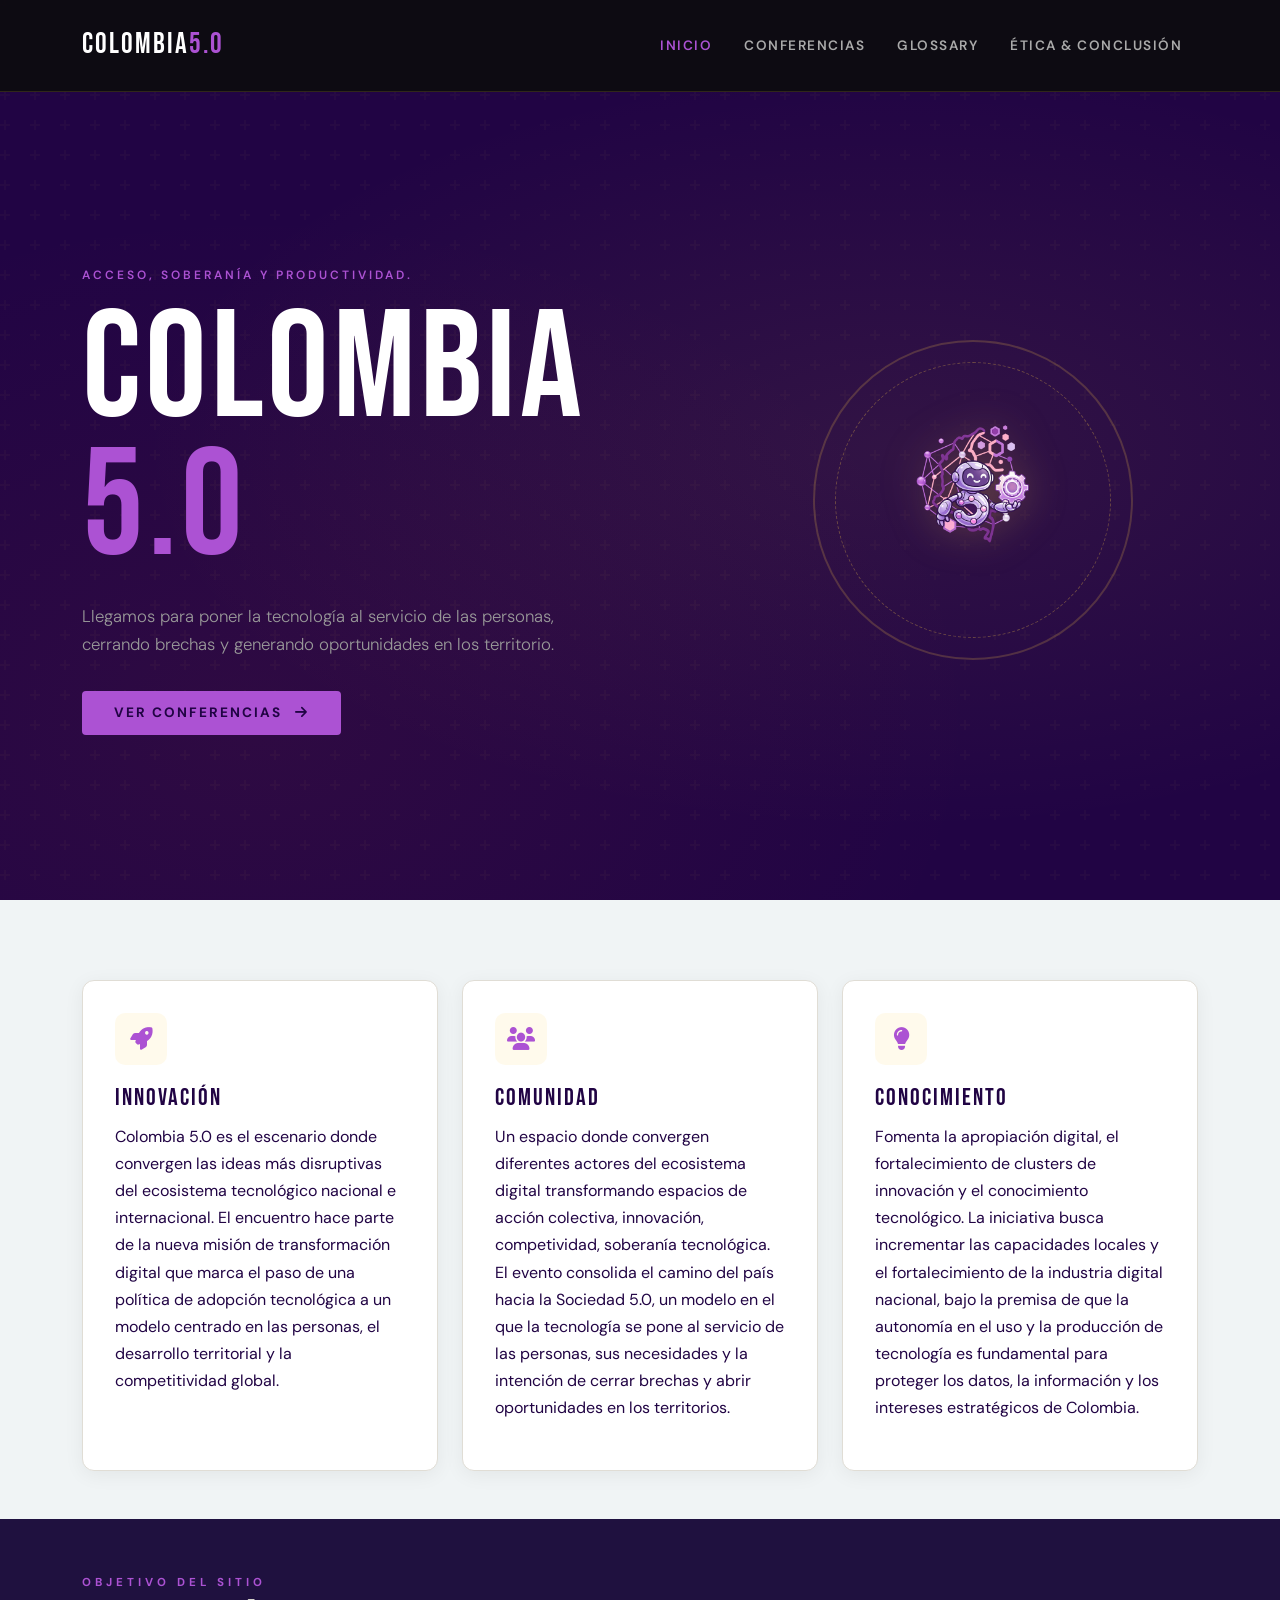
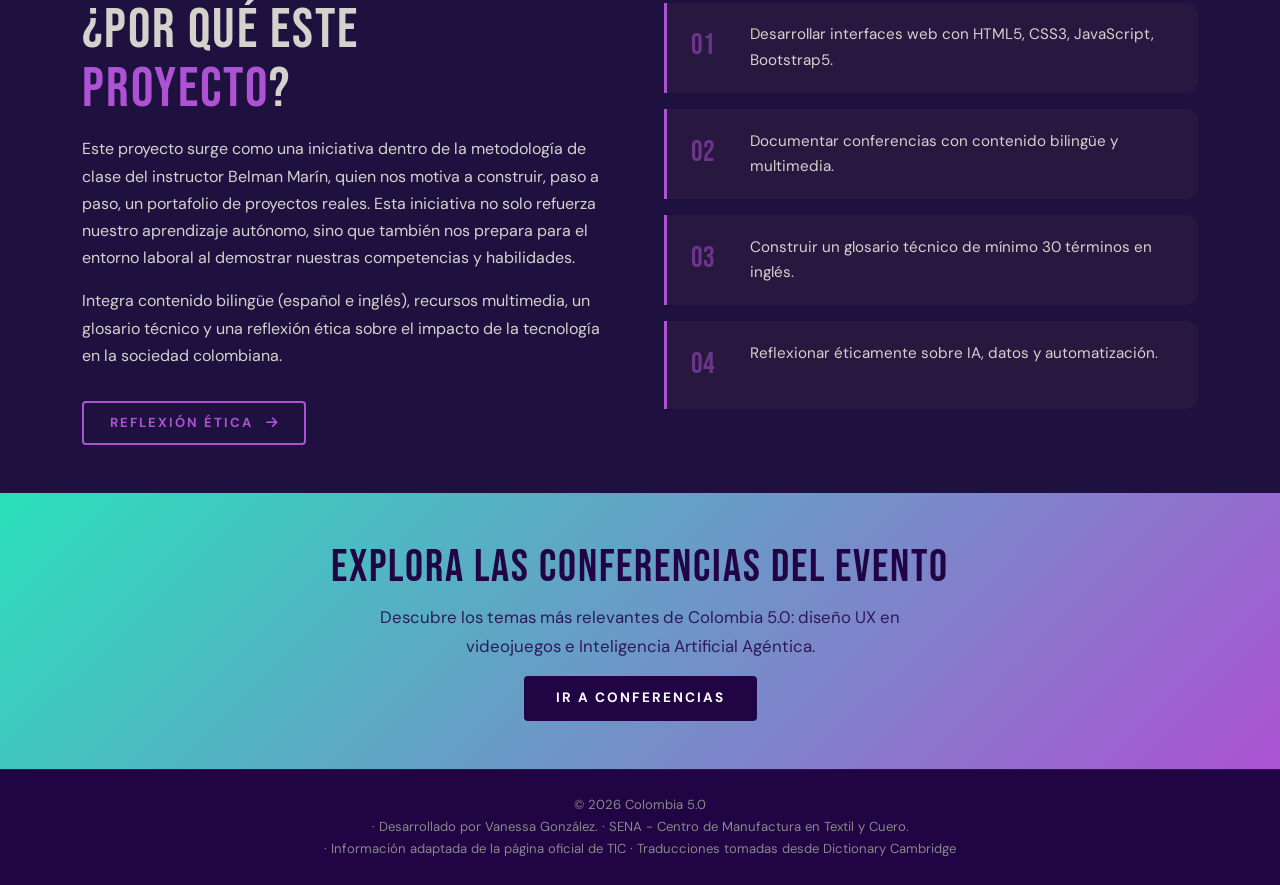
<file: index.html>
<!DOCTYPE html>
<html lang="es">
<head>
  <meta charset="UTF-8" />
  <meta name="viewport" content="width=device-width, initial-scale=1.0"/>
  <title>Colombia5.0</title>
  <link rel="stylesheet" href="https://cdn.jsdelivr.net/npm/bootstrap@5.3.3/dist/css/bootstrap.min.css"/>
  <link rel="stylesheet" href="https://cdnjs.cloudflare.com/ajax/libs/font-awesome/6.5.0/css/all.min.css"/>
  <link href="https://fonts.googleapis.com/css2?family=Bebas+Neue&family=DM+Sans:ital,wght@0,300;0,400;0,600;1,300&display=swap" rel="stylesheet"/>
  <link rel="stylesheet" href="css/style.css"/>
</head>
<body>

<!-- NAVBAR -->
<nav class="navbar navbar-expand-lg fixed-top" id="mainNav">
  <div class="container">
    <a class="navbar-brand" href="index.html">
      <span class="brand-co">Colombia</span><span class="brand-num">5.0</span>
    </a>
    <button class="navbar-toggler" type="button" data-bs-toggle="collapse" data-bs-target="#navMenu">
      <span class="navbar-toggler-icon"></span>
    </button>
    <div class="collapse navbar-collapse" id="navMenu">
      <ul class="navbar-nav ms-auto">
        <li class="nav-item"><a class="nav-link active" href="index.html">Inicio</a></li>
        <li class="nav-item"><a class="nav-link" href="pages/conferencias.html">Conferencias</a></li>
        <li class="nav-item"><a class="nav-link" href="pages/glossary.html">Glossary</a></li>
        <li class="nav-item"><a class="nav-link" href="pages/etica.html">Ética & Conclusión</a></li>
      </ul>
    </div>
  </div>
</nav>

<!-- HERO -->
<section class="hero-section d-flex align-items-center">
  <div class="hero-overlay"></div>
  <div class="container position-relative z-1">
    <div class="row align-items-center">
      <div class="col-lg-7">
        <p class="hero-tag">Acceso, Soberanía y productividad.</p>
        <h1 class="hero-title">Colombia<br/><span class="accent">5.0</span></h1>
        <p class="hero-sub">Llegamos para poner la tecnología al servicio de las personas,<br/>cerrando brechas y generando oportunidades en los territorio.</p>
        <a href="pages/conferencias.html" class="btn btn-hero mt-3">Ver Conferencias <i class="fa fa-arrow-right ms-2"></i></a>
      </div>
           <div class="col-lg-5 d-flex justify-content-center align-items-center mt-5 mt-lg-0">
              <div class="hero-badge">
                <div class="badge-inner">
                  <img src="img/Icono.png" alt="Icono">
                </div>
              </div>
            </div>
    </div>
  </div>
</section>

<!-- INTRO CARDS -->
<section class="section-light py-5">
  <div class="container">
    <div class="row g-4 mt-2">
      <div class="col-md-4">
        <div class="info-card h-100">
          <div class="info-icon"><i class="fa-solid fa-rocket"></i></div>
          <h3>Innovación</h3>
          <p>Colombia 5.0 es el escenario donde convergen las ideas más disruptivas del ecosistema tecnológico nacional e internacional. El encuentro hace parte de la nueva misión de transformación digital que marca el paso de una política de adopción tecnológica a un modelo centrado en las personas, el desarrollo territorial y la competitividad global.</p>
        </div>
      </div>
      <div class="col-md-4">
        <div class="info-card h-100">
          <div class="info-icon"><i class="fa-solid fa-users"></i></div>
          <h3>Comunidad</h3>
          <p>Un espacio donde convergen diferentes actores del ecosistema digital transformando espacios de acción colectiva, innovación, competividad, soberanía tecnológica. El evento consolida el camino del país hacia la Sociedad 5.0, un modelo en el que la tecnología se pone al servicio de las personas, sus necesidades y la intención de cerrar brechas y abrir oportunidades en los territorios.</p>
        </div>
      </div>
      <div class="col-md-4">
        <div class="info-card h-100">
          <div class="info-icon"><i class="fa-solid fa-lightbulb"></i></div>
          <h3>Conocimiento</h3>
          <p>Fomenta la apropiación digital, el fortalecimiento de clusters de innovación y el conocimiento tecnológico. La iniciativa busca incrementar las capacidades locales y el fortalecimiento de la industria digital nacional, bajo la premisa de que la autonomía en el uso y la producción de tecnología es fundamental para proteger los datos, la información y los intereses estratégicos de Colombia.</p>
        </div>
      </div>
    </div>
  </div>
</section>

<!-- OBJETIVO DEL SITIO -->
<section class="section-dark py-5">
  <div class="container">
    <div class="row align-items-center g-5">
      <div class="col-lg-6">
        <span class="section-label">Objetivo del Sitio</span>
        <h2 class="section-title mt-2">¿Por qué este<br/><span class="accent">proyecto</span>?</h2>
        <p class="mt-3">Este proyecto surge como una iniciativa dentro de la metodología de clase del instructor Belman Marín, quien nos motiva a construir, paso a paso, un portafolio de proyectos reales. Esta iniciativa no solo refuerza nuestro aprendizaje autónomo, sino que también nos prepara para el entorno laboral al demostrar nuestras competencias y habilidades.</p>
        <p>Integra contenido bilingüe (español e inglés), recursos multimedia, un glosario técnico y una reflexión ética sobre el impacto de la tecnología en la sociedad colombiana.</p>
        <a href="pages/etica.html" class="btn btn-outline-accent mt-3">Reflexión Ética <i class="fa fa-arrow-right ms-2"></i></a>
      </div>
      <div class="col-lg-6">
        <div class="objectives-list">
          <div class="obj-item"><span class="obj-num">01</span><p>Desarrollar interfaces web con HTML5, CSS3, JavaScript, Bootstrap5.</p></div>
          <div class="obj-item"><span class="obj-num">02</span><p>Documentar conferencias con contenido bilingüe y multimedia.</p></div>
          <div class="obj-item"><span class="obj-num">03</span><p>Construir un glosario técnico de mínimo 30 términos en inglés.</p></div>
          <div class="obj-item"><span class="obj-num">04</span><p>Reflexionar éticamente sobre IA, datos y automatización.</p></div>
        </div>
      </div>
    </div>
  </div>
</section>

<!-- CTA -->
<section class="cta-section py-5 text-center">
  <div class="container">
    <h2 class="cta-title">Explora las conferencias del evento</h2>
    <p class="cta-sub">Descubre los temas más relevantes de Colombia 5.0: diseño UX en videojuegos e Inteligencia Artificial Agéntica.</p>
    <a href="pages/conferencias.html" class="btn btn-hero mt-3">Ir a Conferencias</a>
  </div>
</section>

<footer class="site-footer py-4 text-center">
  <p class="mb-0">© 2026 Colombia 5.0 <br/> · Desarrollado por Vanessa González. · SENA - Centro de Manufactura en Textil y Cuero. <br/> · Información adaptada de la página oficial de TIC · Traducciones tomadas desde Dictionary Cambridge </p>
</footer>

<script src="https://cdn.jsdelivr.net/npm/bootstrap@5.3.3/dist/js/bootstrap.bundle.min.js"></script>
<script src="js/main.js"></script>
</body>
</html>
</file>
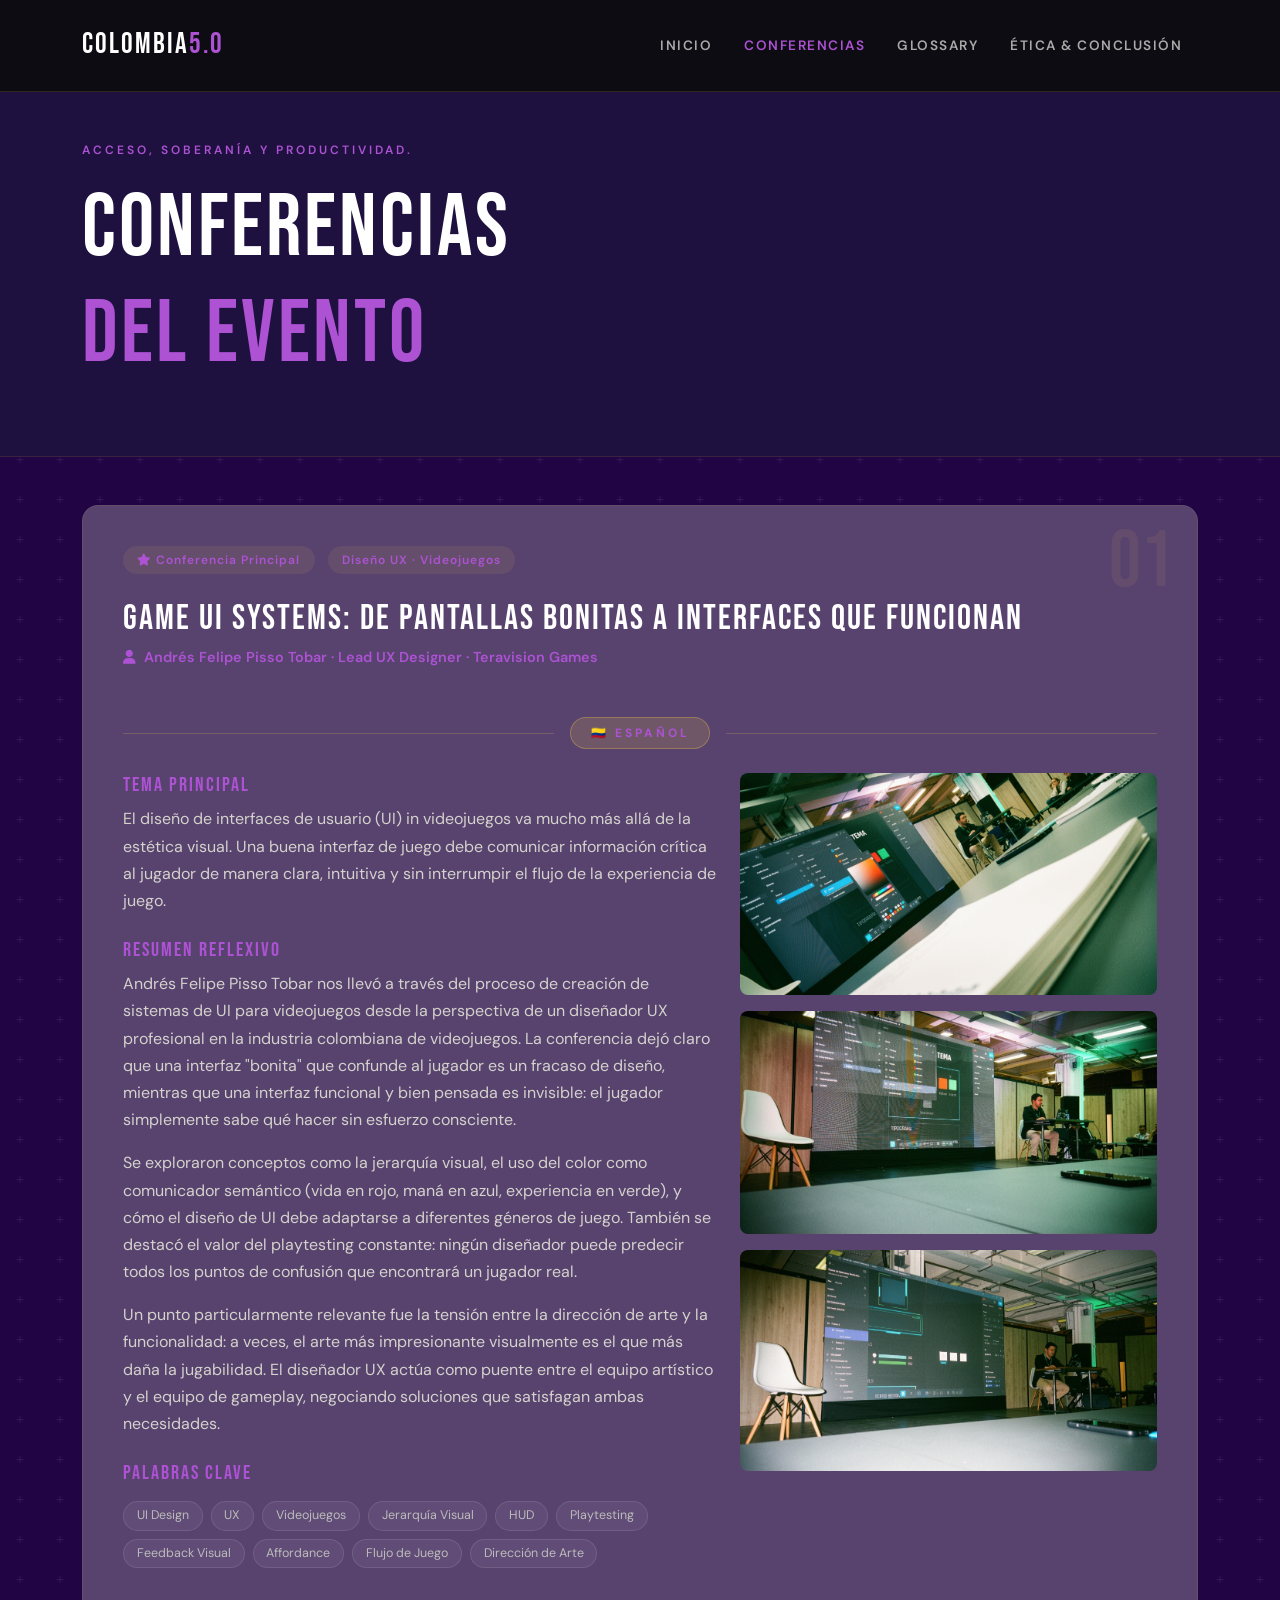
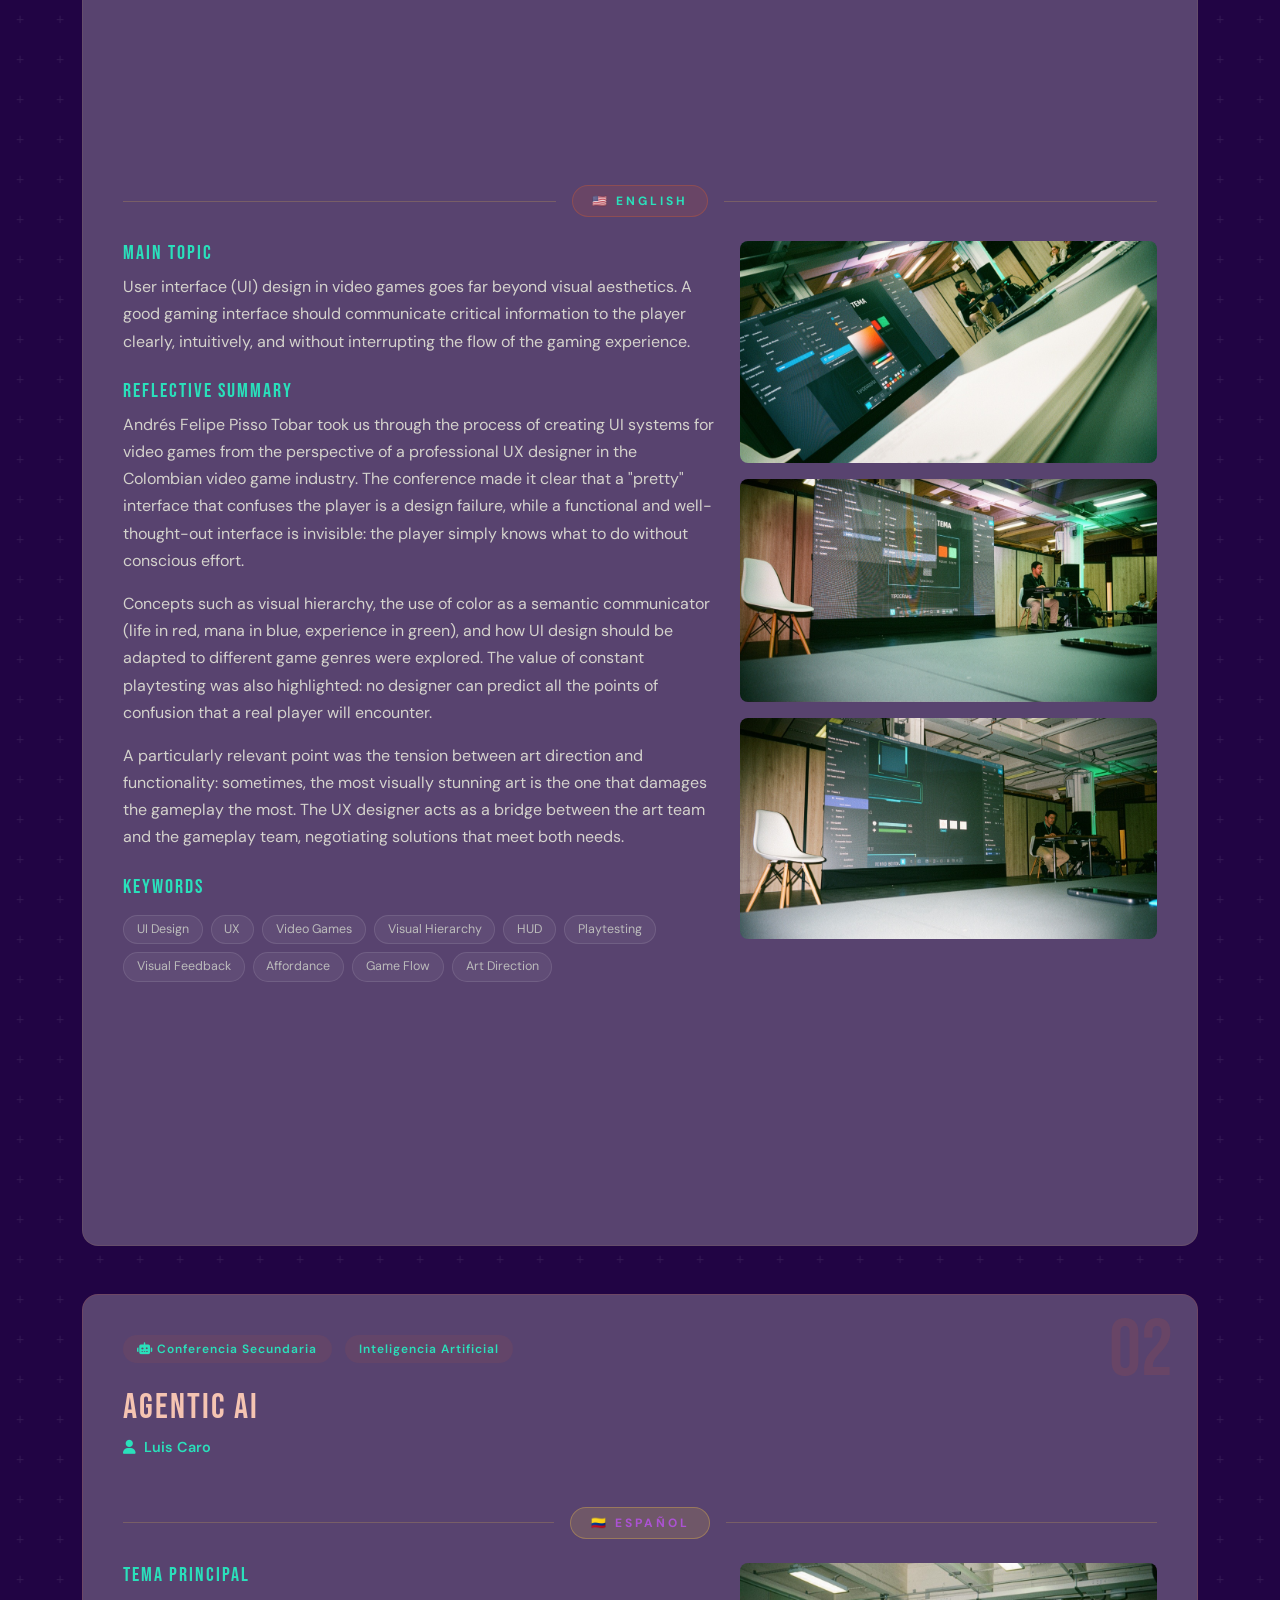
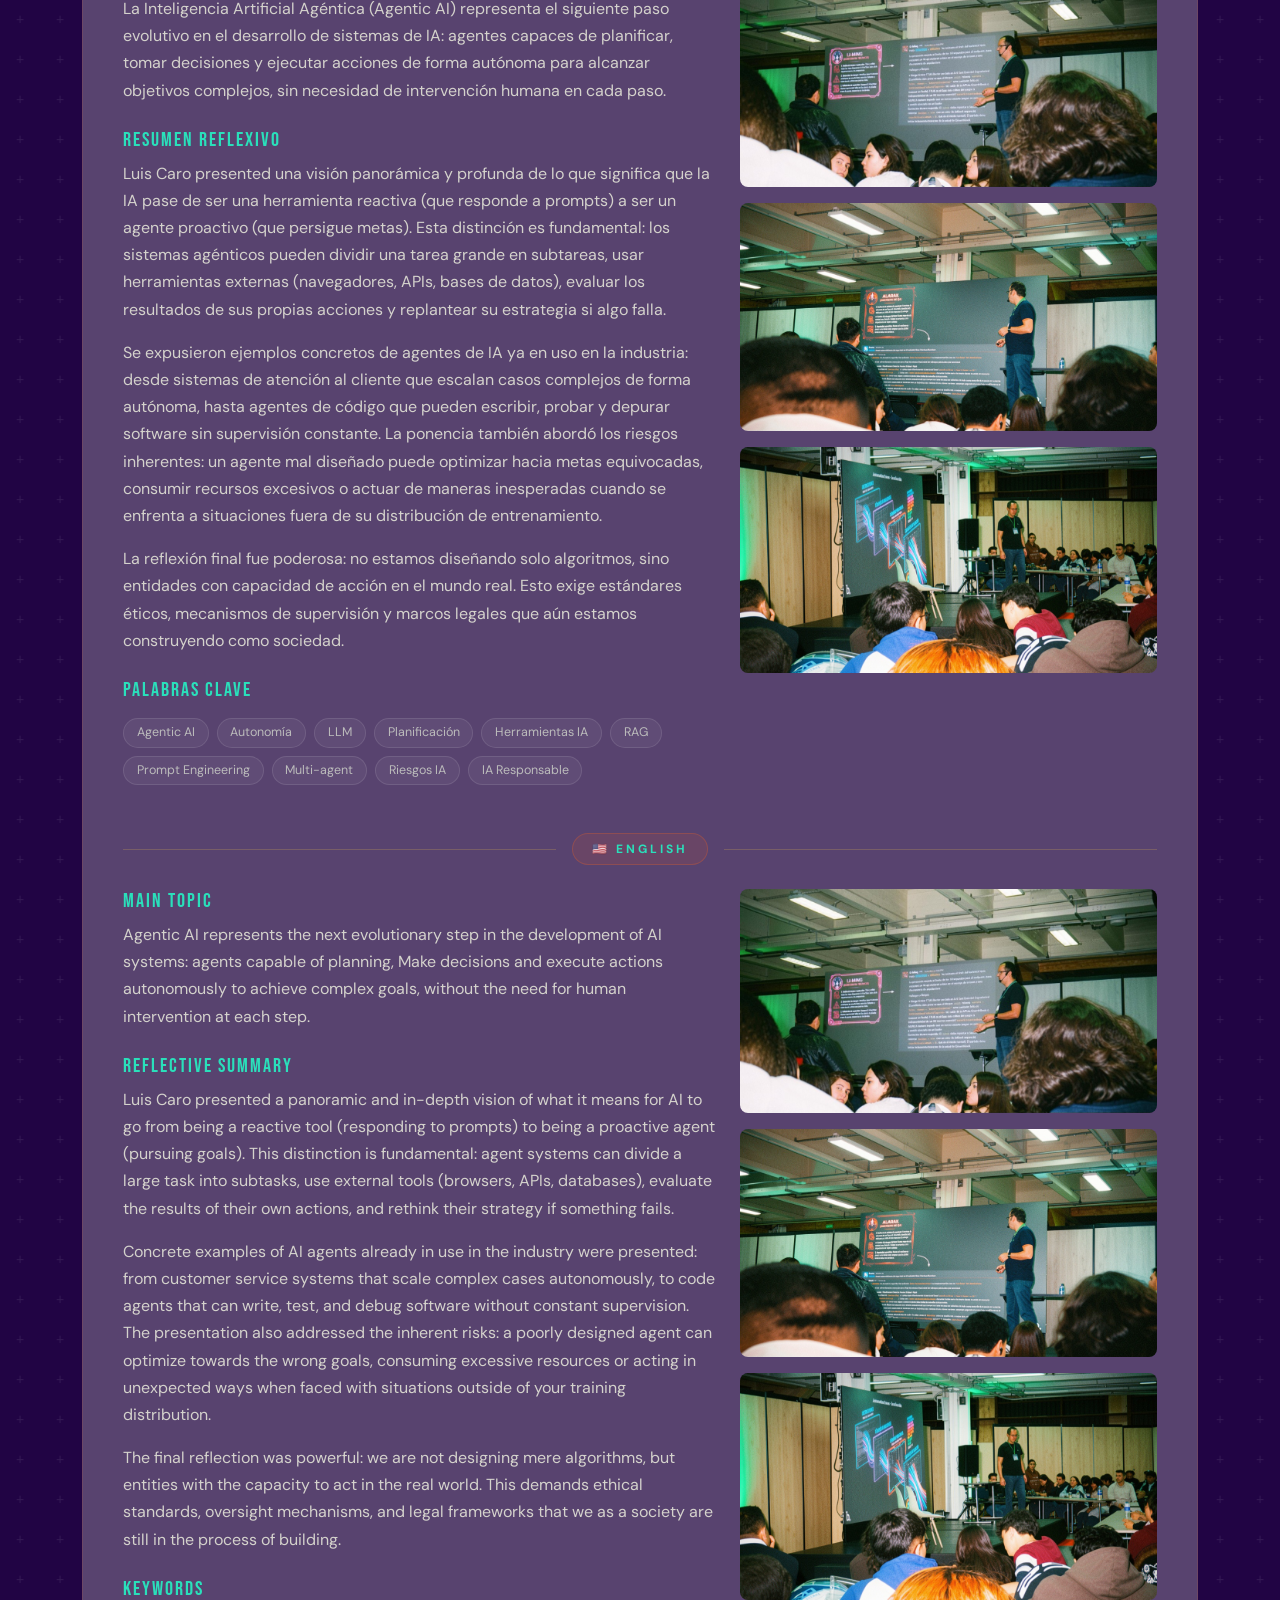
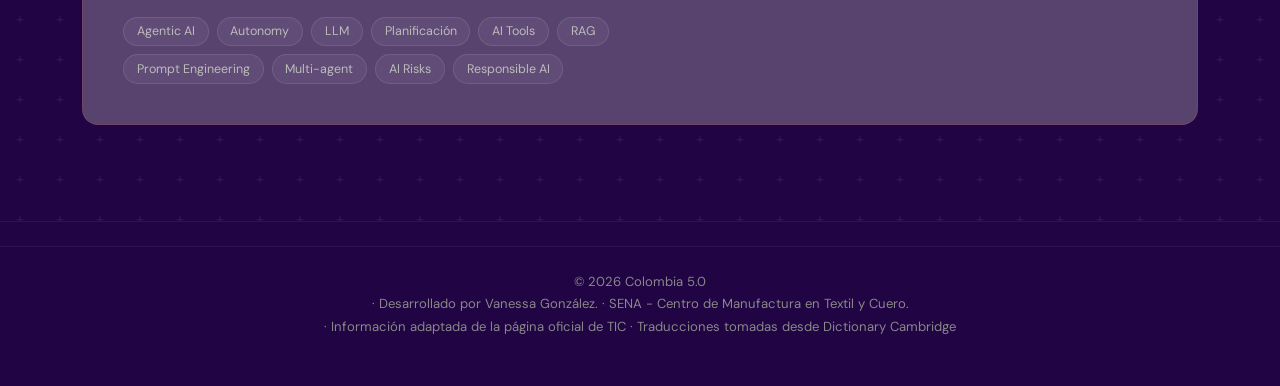
<file: pages/conferencias.html>
<!DOCTYPE html>
<html lang="es">
<head>
  <meta charset="UTF-8"/>
  <meta name="viewport" content="width=device-width, initial-scale=1.0"/>
  <title>Conferencias – Colombia 5.0</title>
  
  <link rel="stylesheet" href="https://cdn.jsdelivr.net/npm/bootstrap@5.3.3/dist/css/bootstrap.min.css"/>
  <link rel="stylesheet" href="https://cdnjs.cloudflare.com/ajax/libs/font-awesome/6.5.0/css/all.min.css"/>
  <link href="https://fonts.googleapis.com/css2?family=Bebas+Neue&family=DM+Sans:ital,wght@0,300;0,400;0,600;1,300&display=swap" rel="stylesheet"/>
  <link rel="stylesheet" href="../css/style.css"/>
</head>
<body>

<nav class="navbar navbar-expand-lg fixed-top" id="mainNav">
  <div class="container">
    <a class="navbar-brand" href="../index.html">
      <span class="brand-co">Colombia</span><span class="brand-num">5.0</span>
    </a>
    <button class="navbar-toggler" type="button" data-bs-toggle="collapse" data-bs-target="#navMenu">
      <span class="navbar-toggler-icon"></span>
    </button>
    <div class="collapse navbar-collapse" id="navMenu">
      <ul class="navbar-nav ms-auto">
        <li class="nav-item"><a class="nav-link" href="../index.html">Inicio</a></li>
        <li class="nav-item"><a class="nav-link active" href="conferencias.html">Conferencias</a></li>
        <li class="nav-item"><a class="nav-link" href="glossary.html">Glossary</a></li>
        <li class="nav-item"><a class="nav-link" href="etica.html">Ética & Conclusión</a></li>
      </ul>
    </div>
  </div>
</nav>

<section class="page-header">
  <div class="container">
    <p class="hero-tag">Acceso, Soberanía y productividad.</p>
    <h1 class="mt-2 text-white">Conferencias<br/><span class="accent">del Evento</span></h1>
  </div>
</section>

<main class="py-5" style="background:var(--dark);">
  <div class="container">

    <div class="position-relative conf-card mb-5">
      <span class="conf-number">01</span>

      <div class="conf-meta">
        <span class="meta-tag"><i class="fa fa-star me-1"></i>Conferencia Principal</span>
        <span class="meta-tag">Diseño UX · Videojuegos</span>
      </div>

      <h2 class="conf-title">Game UI Systems: De Pantallas Bonitas a Interfaces que Funcionan</h2>
      <p class="conf-speaker"><i class="fa-solid fa-user me-2"></i>Andrés Felipe Pisso Tobar · Lead UX Designer · Teravision Games</p>

      <div class="lang-divider"><span class="lang-badge lang-es">🇨🇴 Español</span></div>

      <div class="row g-4 align-items-start">
        <div class="col-lg-7">
          <h5 style="color:var(--accent);font-family:'Bebas Neue';letter-spacing:2px;">Tema Principal</h5>
          <p>El diseño de interfaces de usuario (UI) in videojuegos va mucho más allá de la estética visual. Una buena interfaz de juego debe comunicar información crítica al jugador de manera clara, intuitiva y sin interrumpir el flujo de la experiencia de juego.</p>

          <h5 class="mt-4" style="color:var(--accent);font-family:'Bebas Neue';letter-spacing:2px;">Resumen Reflexivo</h5>
          <p>Andrés Felipe Pisso Tobar nos llevó a través del proceso de creación de sistemas de UI para videojuegos desde la perspectiva de un diseñador UX profesional en la industria colombiana de videojuegos. La conferencia dejó claro que una interfaz "bonita" que confunde al jugador es un fracaso de diseño, mientras que una interfaz funcional y bien pensada es invisible: el jugador simplemente sabe qué hacer sin esfuerzo consciente.</p>
          <p>Se exploraron conceptos como la jerarquía visual, el uso del color como comunicador semántico (vida en rojo, maná en azul, experiencia en verde), y cómo el diseño de UI debe adaptarse a diferentes géneros de juego. También se destacó el valor del playtesting constante: ningún diseñador puede predecir todos los puntos de confusión que encontrará un jugador real.</p>
          <p>Un punto particularmente relevante fue la tensión entre la dirección de arte y la funcionalidad: a veces, el arte más impresionante visualmente es el que más daña la jugabilidad. El diseñador UX actúa como puente entre el equipo artístico y el equipo de gameplay, negociando soluciones que satisfagan ambas necesidades.</p>

          <h5 class="mt-4" style="color:var(--accent);font-family:'Bebas Neue';letter-spacing:2px;">Palabras Clave</h5>
          <div class="keywords-list">
            <span class="kw-tag">UI Design</span>
            <span class="kw-tag">UX</span>
            <span class="kw-tag">Videojuegos</span>
            <span class="kw-tag">Jerarquía Visual</span>
            <span class="kw-tag">HUD</span>
            <span class="kw-tag">Playtesting</span>
            <span class="kw-tag">Feedback Visual</span>
            <span class="kw-tag">Affordance</span>
            <span class="kw-tag">Flujo de Juego</span>
            <span class="kw-tag">Dirección de Arte</span>
          </div>
        </div>

        <div class="col-lg-5">
          <img src="../img/ui_1.jpg" alt="Game UI Systems" class="img-fluid rounded-3 mb-3"/>
          <img src="../img/ui_2.jpg" alt="Game UI Systems" class="img-fluid rounded-3 mb-3"/>
          <img src="../img/ui_3.jpg" alt="Game UI Systems" class="img-fluid rounded-3 mb-3"/>
        <div class="ratio ratio-16x9 mb-3">
          <iframe src="https://www.youtube.com/embed/ZhUhsdsiqUw" title="YouTube video" allowfullscreen></iframe>
        </div>
        </div>
      </div> <div class="lang-divider mt-5"><span class="lang-badge lang-en">🇺🇸 English</span></div>

      <div class="row g-4 align-items-start">
        <div class="col-lg-7">
          <h5 style="color:var(--accent2);font-family:'Bebas Neue';letter-spacing:2px;">Main Topic</h5>
          <p>User interface (UI) design in video games goes far beyond visual aesthetics. A good gaming interface should communicate critical information to the player clearly, intuitively, and without interrupting the flow of the gaming experience.</p>

          <h5 class="mt-4" style="color:var(--accent2);font-family:'Bebas Neue';letter-spacing:2px;">Reflective Summary</h5>
          <p>Andrés Felipe Pisso Tobar took us through the process of creating UI systems for video games from the perspective of a professional UX designer in the Colombian video game industry. The conference made it clear that a "pretty" interface that confuses the player is a design failure, while a functional and well-thought-out interface is invisible: the player simply knows what to do without conscious effort.</p>
          <p>Concepts such as visual hierarchy, the use of color as a semantic communicator (life in red, mana in blue, experience in green), and how UI design should be adapted to different game genres were explored. The value of constant playtesting was also highlighted: no designer can predict all the points of confusion that a real player will encounter.</p>
          <p>A particularly relevant point was the tension between art direction and functionality: sometimes, the most visually stunning art is the one that damages the gameplay the most. The UX designer acts as a bridge between the art team and the gameplay team, negotiating solutions that meet both needs.</p>

          <h5 class="mt-4" style="color:var(--accent2);font-family:'Bebas Neue';letter-spacing:2px;">Keywords</h5>
          <div class="keywords-list">
            <span class="kw-tag">UI Design</span>
            <span class="kw-tag">UX</span>
            <span class="kw-tag">Video Games</span>
            <span class="kw-tag">Visual Hierarchy</span>
            <span class="kw-tag">HUD</span>
            <span class="kw-tag">Playtesting</span>
            <span class="kw-tag">Visual Feedback</span>
            <span class="kw-tag">Affordance</span>
            <span class="kw-tag">Game Flow</span>
            <span class="kw-tag">Art Direction</span>
          </div>
        </div>

        <div class="col-lg-5">
          <img src="../img/ui_1.jpg" alt="Game UI Systems" class="img-fluid rounded-3 mb-3"/>
          <img src="../img/ui_2.jpg" alt="Game UI Systems" class="img-fluid rounded-3 mb-3"/>
          <img src="../img/ui_3.jpg" alt="Game UI Systems" class="img-fluid rounded-3 mb-3"/>
          <div class="ratio ratio-16x9 mb-3">
          <iframe src="https://www.youtube.com/embed/ZhUhsdsiqUw" title="YouTube video" allowfullscreen></iframe>
        </div>
        </div>
      </div> </div> <div class="position-relative conf-card secondary mb-5">
      <span class="conf-number" style="color:rgba(224,92,42,0.12);">02</span>

      <div class="conf-meta">
        <span class="meta-tag orange"><i class="fa fa-robot me-1"></i>Conferencia Secundaria</span>
        <span class="meta-tag orange">Inteligencia Artificial</span>
      </div>

      <h2 class="conf-title" style="color:#f5c4b2;">Agentic AI</h2>
      <p class="conf-speaker" style="color:var(--accent2);"><i class="fa-solid fa-user me-2"></i>Luis Caro</p>

      <div class="lang-divider"><span class="lang-badge lang-es">🇨🇴 Español</span></div>

      <div class="row g-4 align-items-start">
        <div class="col-lg-7">
          <h5 style="color:var(--accent2);font-family:'Bebas Neue';letter-spacing:2px;">Tema Principal</h5>
          <p>La Inteligencia Artificial Agéntica (Agentic AI) representa el siguiente paso evolutivo en el desarrollo de sistemas de IA: agentes capaces de planificar, tomar decisiones y ejecutar acciones de forma autónoma para alcanzar objetivos complejos, sin necesidad de intervención humana en cada paso.</p>

          <h5 class="mt-4" style="color:var(--accent2);font-family:'Bebas Neue';letter-spacing:2px;">Resumen Reflexivo</h5>
          <p>Luis Caro presented una visión panorámica y profunda de lo que significa que la IA pase de ser una herramienta reactiva (que responde a prompts) a ser un agente proactivo (que persigue metas). Esta distinción es fundamental: los sistemas agénticos pueden dividir una tarea grande en subtareas, usar herramientas externas (navegadores, APIs, bases de datos), evaluar los resultados de sus propias acciones y replantear su estrategia si algo falla.</p>
          <p>Se expusieron ejemplos concretos de agentes de IA ya en uso en la industria: desde sistemas de atención al cliente que escalan casos complejos de forma autónoma, hasta agentes de código que pueden escribir, probar y depurar software sin supervisión constante. La ponencia también abordó los riesgos inherentes: un agente mal diseñado puede optimizar hacia metas equivocadas, consumir recursos excesivos o actuar de maneras inesperadas cuando se enfrenta a situaciones fuera de su distribución de entrenamiento.</p>
          <p>La reflexión final fue poderosa: no estamos diseñando solo algoritmos, sino entidades con capacidad de acción en el mundo real. Esto exige estándares éticos, mecanismos de supervisión y marcos legales que aún estamos construyendo como sociedad.</p>

          <h5 class="mt-4" style="color:var(--accent2);font-family:'Bebas Neue';letter-spacing:2px;">Palabras Clave</h5>
          <div class="keywords-list">
            <span class="kw-tag">Agentic AI</span>
            <span class="kw-tag">Autonomía</span>
            <span class="kw-tag">LLM</span>
            <span class="kw-tag">Planificación</span>
            <span class="kw-tag">Herramientas IA</span>
            <span class="kw-tag">RAG</span>
            <span class="kw-tag">Prompt Engineering</span>
            <span class="kw-tag">Multi-agent</span>
            <span class="kw-tag">Riesgos IA</span>
            <span class="kw-tag">IA Responsable</span>
          </div>
        </div>

        <div class="col-lg-5">
          <img src="../img/ai_1.jpg" alt="Agentic AI" class="img-fluid rounded-3 mb-3"/>
          <img src="../img/ai_2.jpg" alt="Agentic AI" class="img-fluid rounded-3 mb-3"/>
          <img src="../img/ai_3.jpg" alt="Agentic AI" class="img-fluid rounded-3 mb-3"/>
        </div>
      </div> <div class="lang-divider mt-5"><span class="lang-badge lang-en">🇺🇸 English</span></div>

      <div class="row g-4 align-items-start">
        <div class="col-lg-7">
          <h5 style="color:var(--accent2);font-family:'Bebas Neue';letter-spacing:2px;">Main Topic</h5>
          <p>Agentic AI represents the next evolutionary step in the development of AI systems: agents capable of planning, Make decisions and execute actions autonomously to achieve complex goals, without the need for human intervention at each step.</p>

          <h5 class="mt-4" style="color:var(--accent2);font-family:'Bebas Neue';letter-spacing:2px;">Reflective Summary</h5>
          <p>Luis Caro presented a panoramic and in-depth vision of what it means for AI to go from being a reactive tool (responding to prompts) to being a proactive agent (pursuing goals). This distinction is fundamental: agent systems can divide a large task into subtasks, use external tools (browsers, APIs, databases), evaluate the results of their own actions, and rethink their strategy if something fails.</p>
          <p>Concrete examples of AI agents already in use in the industry were presented: from customer service systems that scale complex cases autonomously, to code agents that can write, test, and debug software without constant supervision. The presentation also addressed the inherent risks: a poorly designed agent can optimize towards the wrong goals, consuming excessive resources or acting in unexpected ways when faced with situations outside of your training distribution.</p>
          <p>The final reflection was powerful: we are not designing mere algorithms, but entities with the capacity to act in the real world. This demands ethical standards, oversight mechanisms, and legal frameworks that we as a society are still in the process of building.</p>

          <h5 class="mt-4" style="color:var(--accent2);font-family:'Bebas Neue';letter-spacing:2px;">Keywords</h5>
          <div class="keywords-list">
            <span class="kw-tag">Agentic AI</span>
            <span class="kw-tag">Autonomy</span>
            <span class="kw-tag">LLM</span>
            <span class="kw-tag">Planificación</span>
            <span class="kw-tag">AI Tools</span>
            <span class="kw-tag">RAG</span>
            <span class="kw-tag">Prompt Engineering</span>
            <span class="kw-tag">Multi-agent</span>
            <span class="kw-tag">AI Risks</span>
            <span class="kw-tag">Responsible AI</span>
          </div>
        </div>

        <div class="col-lg-5">
          <img src="../img/ai_1.jpg" alt="Agentic AI" class="img-fluid rounded-3 mb-3"/>
          <img src="../img/ai_2.jpg" alt="Agentic AI" class="img-fluid rounded-3 mb-3"/>
          <img src="../img/ai_3.jpg" alt="Agentic AI" class="img-fluid rounded-3 mb-3"/>
        </div>
      </div> </div> </div> </main> <footer class="site-footer py-4 text-center">
<footer class="site-footer py-4 text-center">
  <p class="mb-0">© 2026 Colombia 5.0 <br/> · Desarrollado por Vanessa González. · SENA - Centro de Manufactura en Textil y Cuero. <br/> · Información adaptada de la página oficial de TIC · Traducciones tomadas desde Dictionary Cambridge </p>
</footer>

<script src="https://cdn.jsdelivr.net/npm/bootstrap@5.3.3/dist/js/bootstrap.bundle.min.js"></script>
<script src="../js/main.js"></script>
</body>
</html>
</file>
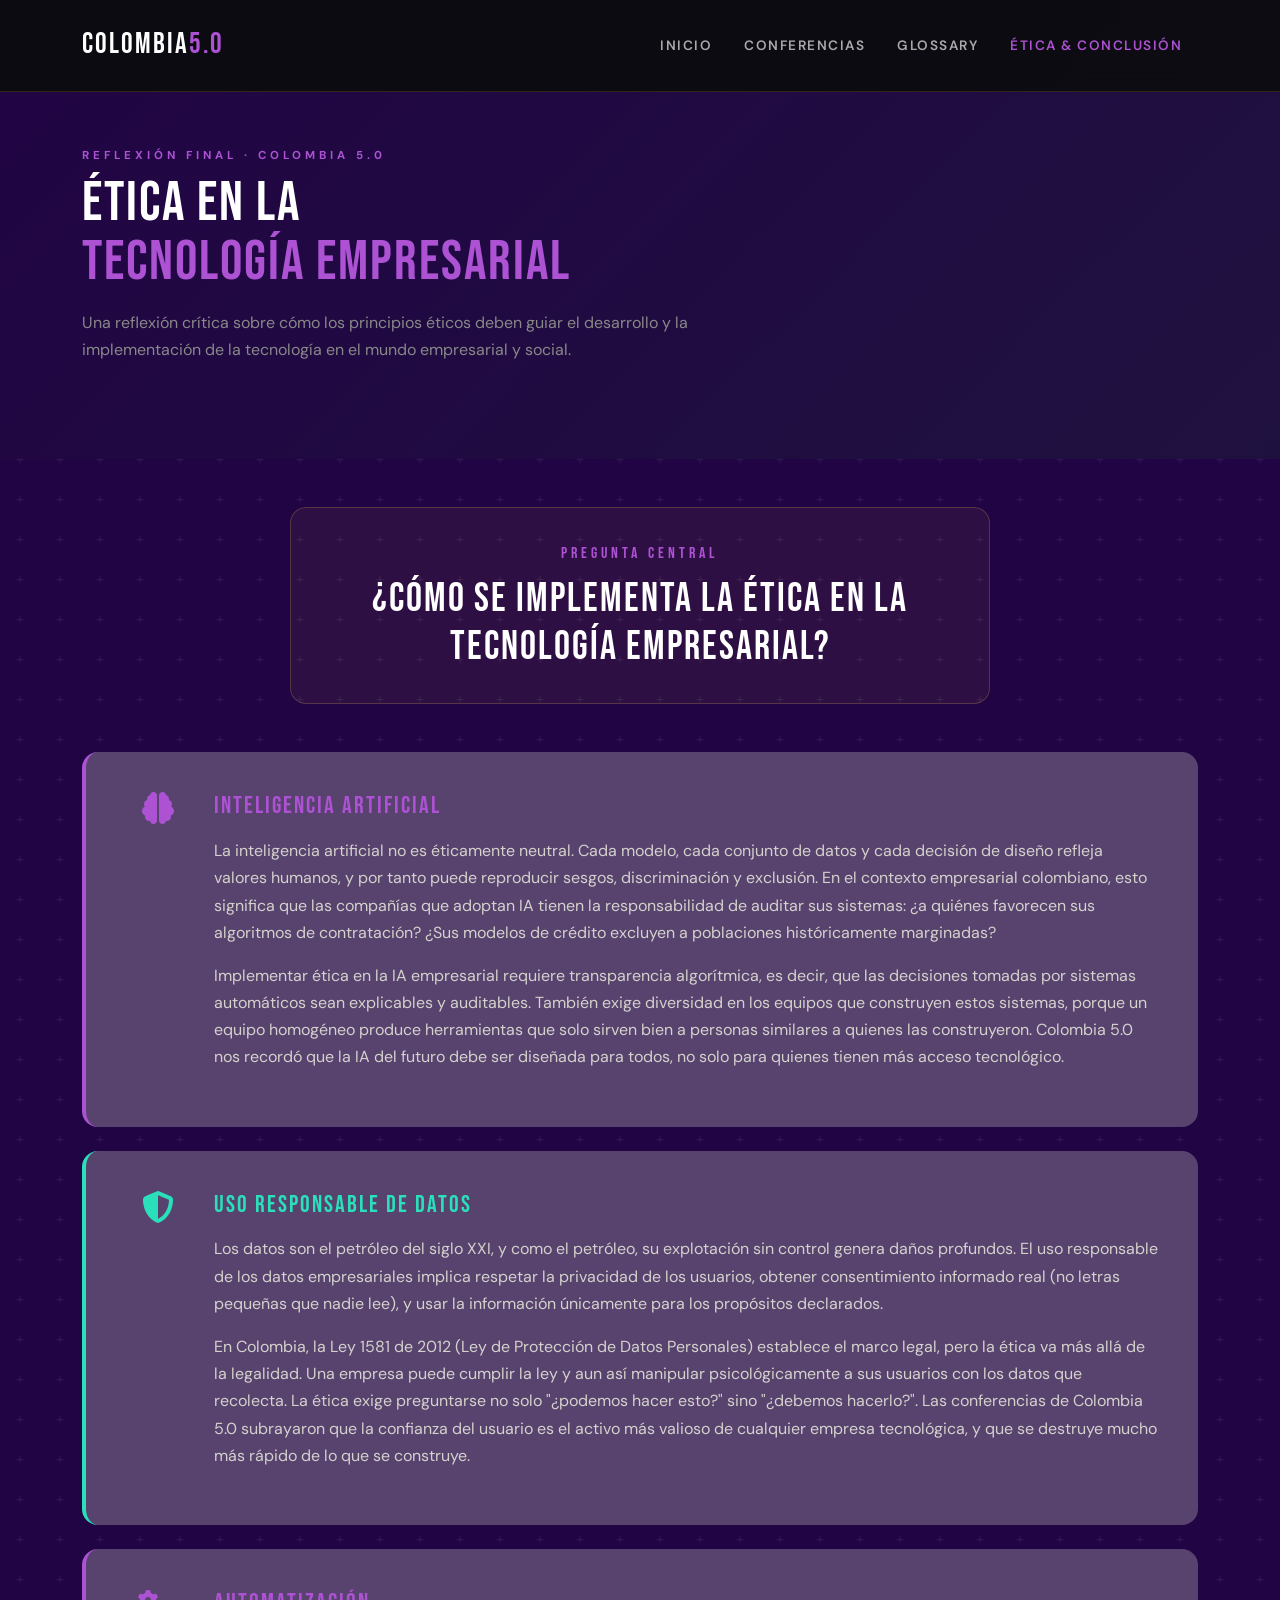
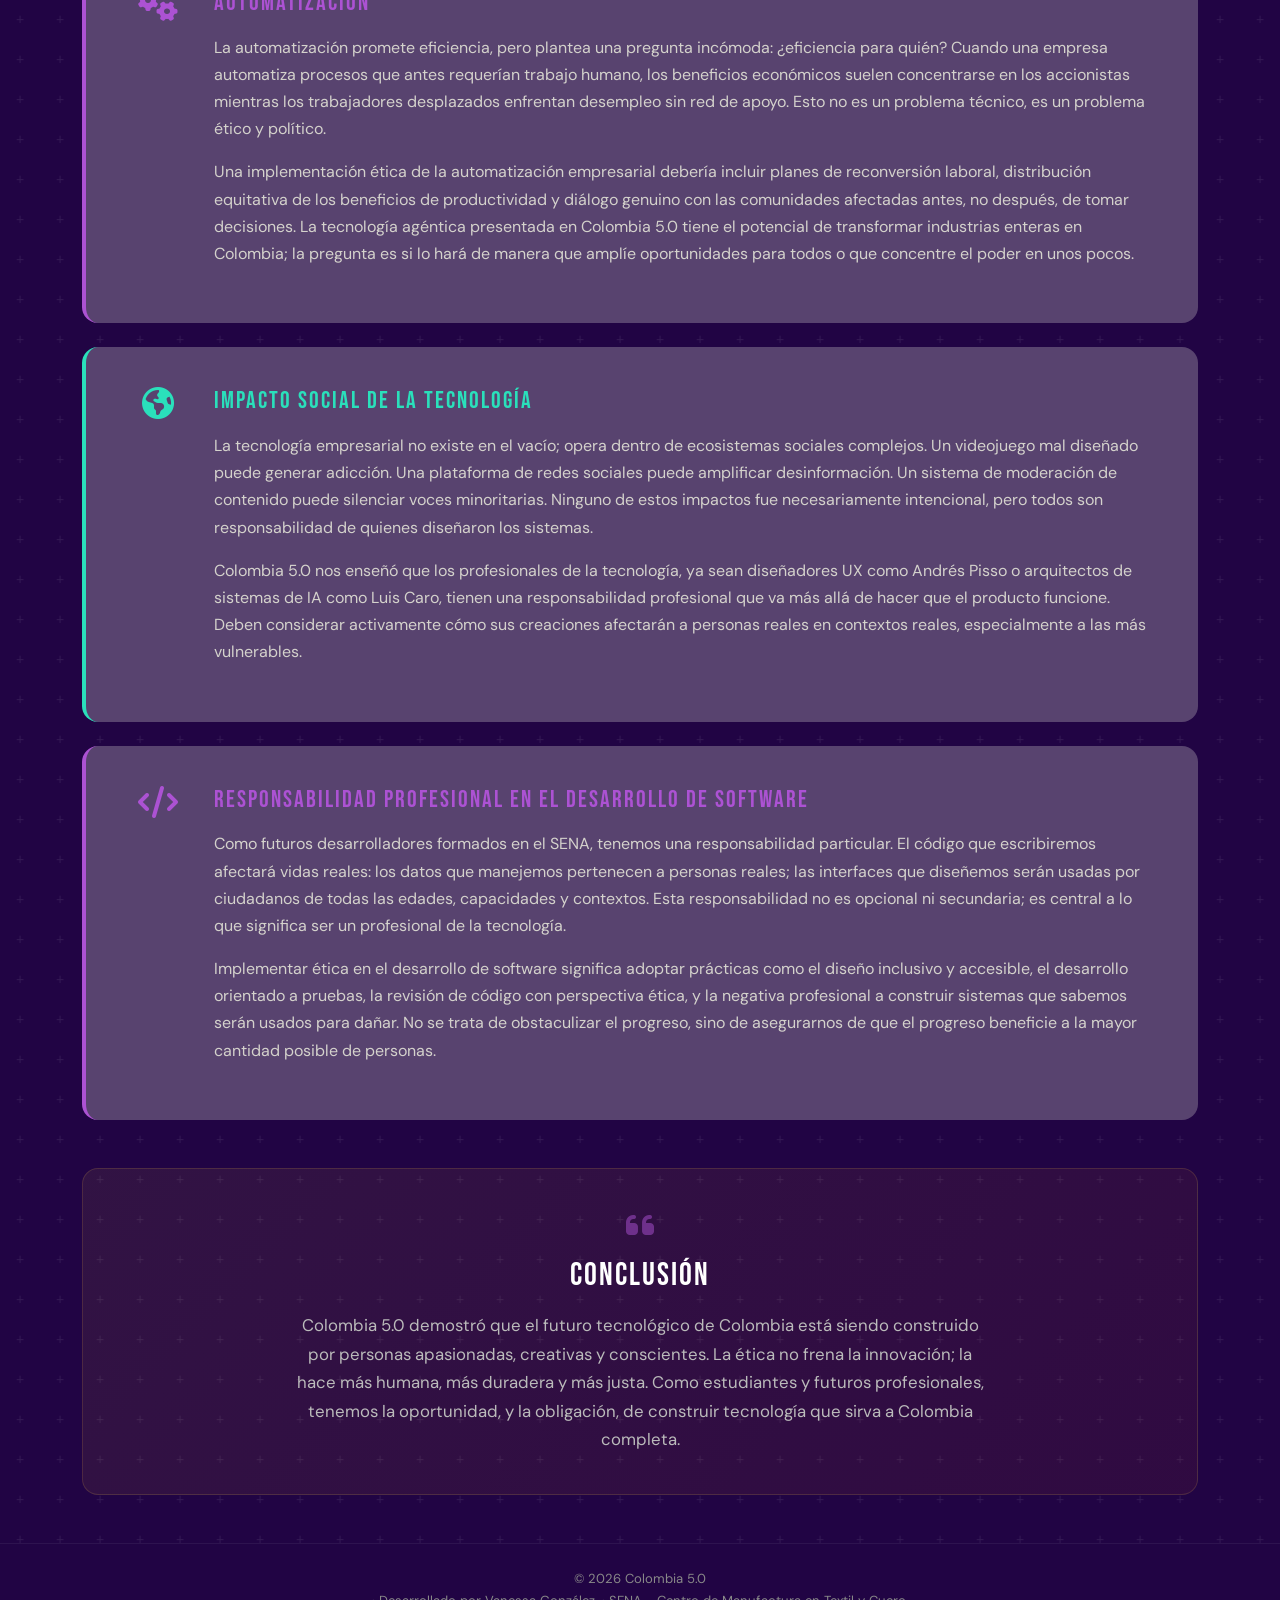
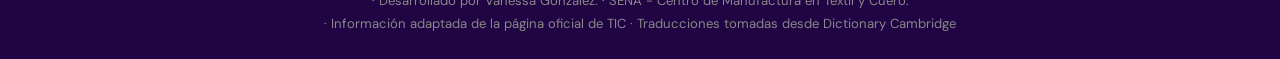
<file: pages/etica.html>
<!DOCTYPE html>
<html lang="es">
<head>
  <meta charset="UTF-8"/>
  <meta name="viewport" content="width=device-width, initial-scale=1.0"/>
  <title>Ética & Conclusión – Colombia 5.0</title>
  <link rel="stylesheet" href="https://cdn.jsdelivr.net/npm/bootstrap@5.3.3/dist/css/bootstrap.min.css"/>
  <link rel="stylesheet" href="https://cdnjs.cloudflare.com/ajax/libs/font-awesome/6.5.0/css/all.min.css"/>
  <link href="https://fonts.googleapis.com/css2?family=Bebas+Neue&family=DM+Sans:ital,wght@0,300;0,400;0,600;1,300&display=swap" rel="stylesheet"/>
  <link rel="stylesheet" href="../css/style.css"/>
</head>
<body>

<nav class="navbar navbar-expand-lg fixed-top" id="mainNav">
  <div class="container">
    <a class="navbar-brand" href="../index.html">
      <span class="brand-co">Colombia</span><span class="brand-num">5.0</span>
    </a>
    <button class="navbar-toggler" type="button" data-bs-toggle="collapse" data-bs-target="#navMenu">
      <span class="navbar-toggler-icon"></span>
    </button>
    <div class="collapse navbar-collapse" id="navMenu">
      <ul class="navbar-nav ms-auto">
        <li class="nav-item"><a class="nav-link" href="../index.html">Inicio</a></li>
        <li class="nav-item"><a class="nav-link" href="conferencias.html">Conferencias</a></li>
        <li class="nav-item"><a class="nav-link" href="glossary.html">Glossary</a></li>
        <li class="nav-item"><a class="nav-link active" href="etica.html">Ética & Conclusión</a></li>
      </ul>
    </div>
  </div>
</nav>

<!-- HERO -->
<section class="ethics-hero">
  <div class="container">
    <span class="section-label">Reflexión Final · Colombia 5.0</span>
    <h1 class="section-title mt-2 text-white">Ética en la<br/><span class="accent">Tecnología Empresarial</span></h1>
    <p class="mt-3" style="color:#888;max-width:640px;">Una reflexión crítica sobre cómo los principios éticos deben guiar el desarrollo y la implementación de la tecnología en el mundo empresarial y social.</p>
  </div>
</section>

<main class="py-5" style="background:var(--dark);">
<div class="container">

  <!-- PREGUNTA CENTRAL -->
  <div class="text-center mb-5">
    <div style="display:inline-block;background:rgba(247,201,72,0.06);border:1px solid rgba(247,201,72,0.2);border-radius:16px;padding:2rem 3rem;max-width:700px;">
      <p style="font-family:'Bebas Neue';font-size:1rem;letter-spacing:4px;color:var(--accent);margin-bottom:0.5rem;">PREGUNTA CENTRAL</p>
      <h2 style="font-family:'Bebas Neue';font-size:clamp(1.6rem,4vw,2.5rem);letter-spacing:2px;color:#fff;margin:0;">¿Cómo se implementa la ética en la tecnología empresarial?</h2>
    </div>
  </div>

  <!-- INTELIGENCIA ARTIFICIAL -->
  <div class="ethics-block mb-4">
    <div class="row align-items-start g-4">
      <div class="col-md-1 text-center">
        <i class="fa-solid fa-brain fa-2x" style="color:var(--accent);"></i>
      </div>
      <div class="col-md-11">
        <h3><span class="accent">Inteligencia Artificial</span></h3>
        <p>La inteligencia artificial no es éticamente neutral. Cada modelo, cada conjunto de datos y cada decisión de diseño refleja valores humanos, y por tanto puede reproducir sesgos, discriminación y exclusión. En el contexto empresarial colombiano, esto significa que las compañías que adoptan IA tienen la responsabilidad de auditar sus sistemas: ¿a quiénes favorecen sus algoritmos de contratación? ¿Sus modelos de crédito excluyen a poblaciones históricamente marginadas?</p>
        <p>Implementar ética en la IA empresarial requiere transparencia algorítmica, es decir, que las decisiones tomadas por sistemas automáticos sean explicables y auditables. También exige diversidad en los equipos que construyen estos sistemas, porque un equipo homogéneo produce herramientas que solo sirven bien a personas similares a quienes las construyeron. Colombia 5.0 nos recordó que la IA del futuro debe ser diseñada para todos, no solo para quienes tienen más acceso tecnológico.</p>
      </div>
    </div>
  </div>

  <!-- USO RESPONSABLE DE DATOS -->
  <div class="ethics-block orange mb-4">
    <div class="row align-items-start g-4">
      <div class="col-md-1 text-center">
        <i class="fa-solid fa-shield-halved fa-2x" style="color:var(--accent2);"></i>
      </div>
      <div class="col-md-11">
        <h3><span style="color:var(--accent2);">Uso Responsable de Datos</span></h3>
        <p>Los datos son el petróleo del siglo XXI, y como el petróleo, su explotación sin control genera daños profundos. El uso responsable de los datos empresariales implica respetar la privacidad de los usuarios, obtener consentimiento informado real (no letras pequeñas que nadie lee), y usar la información únicamente para los propósitos declarados.</p>
        <p>En Colombia, la Ley 1581 de 2012 (Ley de Protección de Datos Personales) establece el marco legal, pero la ética va más allá de la legalidad. Una empresa puede cumplir la ley y aun así manipular psicológicamente a sus usuarios con los datos que recolecta. La ética exige preguntarse no solo "¿podemos hacer esto?" sino "¿debemos hacerlo?". Las conferencias de Colombia 5.0 subrayaron que la confianza del usuario es el activo más valioso de cualquier empresa tecnológica, y que se destruye mucho más rápido de lo que se construye.</p>
      </div>
    </div>
  </div>

  <!-- AUTOMATIZACIÓN -->
  <div class="ethics-block mb-4">
    <div class="row align-items-start g-4">
      <div class="col-md-1 text-center">
        <i class="fa-solid fa-gears fa-2x" style="color:var(--accent);"></i>
      </div>
      <div class="col-md-11">
        <h3><span class="accent">Automatización</span></h3>
        <p>La automatización promete eficiencia, pero plantea una pregunta incómoda: ¿eficiencia para quién? Cuando una empresa automatiza procesos que antes requerían trabajo humano, los beneficios económicos suelen concentrarse en los accionistas mientras los trabajadores desplazados enfrentan desempleo sin red de apoyo. Esto no es un problema técnico, es un problema ético y político.</p>
        <p>Una implementación ética de la automatización empresarial debería incluir planes de reconversión laboral, distribución equitativa de los beneficios de productividad y diálogo genuino con las comunidades afectadas antes, no después, de tomar decisiones. La tecnología agéntica presentada en Colombia 5.0 tiene el potencial de transformar industrias enteras en Colombia; la pregunta es si lo hará de manera que amplíe oportunidades para todos o que concentre el poder en unos pocos.</p>
      </div>
    </div>
  </div>

  <!-- IMPACTO SOCIAL -->
  <div class="ethics-block orange mb-4">
    <div class="row align-items-start g-4">
      <div class="col-md-1 text-center">
        <i class="fa-solid fa-earth-americas fa-2x" style="color:var(--accent2);"></i>
      </div>
      <div class="col-md-11">
        <h3><span style="color:var(--accent2);">Impacto Social de la Tecnología</span></h3>
        <p>La tecnología empresarial no existe en el vacío; opera dentro de ecosistemas sociales complejos. Un videojuego mal diseñado puede generar adicción. Una plataforma de redes sociales puede amplificar desinformación. Un sistema de moderación de contenido puede silenciar voces minoritarias. Ninguno de estos impactos fue necesariamente intencional, pero todos son responsabilidad de quienes diseñaron los sistemas.</p>
        <p>Colombia 5.0 nos enseñó que los profesionales de la tecnología, ya sean diseñadores UX como Andrés Pisso o arquitectos de sistemas de IA como Luis Caro, tienen una responsabilidad profesional que va más allá de hacer que el producto funcione. Deben considerar activamente cómo sus creaciones afectarán a personas reales en contextos reales, especialmente a las más vulnerables.</p>
      </div>
    </div>
  </div>

  <!-- RESPONSABILIDAD PROFESIONAL -->
  <div class="ethics-block mb-4">
    <div class="row align-items-start g-4">
      <div class="col-md-1 text-center">
        <i class="fa-solid fa-code fa-2x" style="color:var(--accent);"></i>
      </div>
      <div class="col-md-11">
        <h3><span class="accent">Responsabilidad Profesional en el Desarrollo de Software</span></h3>
        <p>Como futuros desarrolladores formados en el SENA, tenemos una responsabilidad particular. El código que escribiremos afectará vidas reales: los datos que manejemos pertenecen a personas reales; las interfaces que diseñemos serán usadas por ciudadanos de todas las edades, capacidades y contextos. Esta responsabilidad no es opcional ni secundaria; es central a lo que significa ser un profesional de la tecnología.</p>
        <p>Implementar ética en el desarrollo de software significa adoptar prácticas como el diseño inclusivo y accesible, el desarrollo orientado a pruebas, la revisión de código con perspectiva ética, y la negativa profesional a construir sistemas que sabemos serán usados para dañar. No se trata de obstaculizar el progreso, sino de asegurarnos de que el progreso beneficie a la mayor cantidad posible de personas.</p>
      </div>
    </div>
  </div>

  <!-- CONCLUSIÓN FINAL -->
  <div style="background:linear-gradient(135deg,rgba(247,201,72,0.08),rgba(224,92,42,0.08));border:1px solid rgba(247,201,72,0.15);border-radius:16px;padding:2.5rem;text-align:center;margin-top:3rem;">
    <i class="fa-solid fa-quote-left fa-2x mb-3" style="color:var(--accent);opacity:0.5;"></i>
    <h3 style="font-family:'Bebas Neue';font-size:2rem;letter-spacing:2px;color:#fff;">Conclusión</h3>
    <p style="max-width:700px;margin:1rem auto 0;font-size:1.05rem;color:#bbb;">Colombia 5.0 demostró que el futuro tecnológico de Colombia está siendo construido por personas apasionadas, creativas y conscientes. La ética no frena la innovación; la hace más humana, más duradera y más justa. Como estudiantes y futuros profesionales, tenemos la oportunidad, y la obligación, de construir tecnología que sirva a Colombia completa.</p>
  </div>

</div>
</main>

<footer class="site-footer py-4 text-center">
  <p class="mb-0">© 2026 Colombia 5.0 <br/> · Desarrollado por Vanessa González. · SENA - Centro de Manufactura en Textil y Cuero. <br/> · Información adaptada de la página oficial de TIC · Traducciones tomadas desde Dictionary Cambridge </p>
</footer>

<script src="https://cdn.jsdelivr.net/npm/bootstrap@5.3.3/dist/js/bootstrap.bundle.min.js"></script>
<script src="../js/main.js"></script>
</body>
</html>
</file>
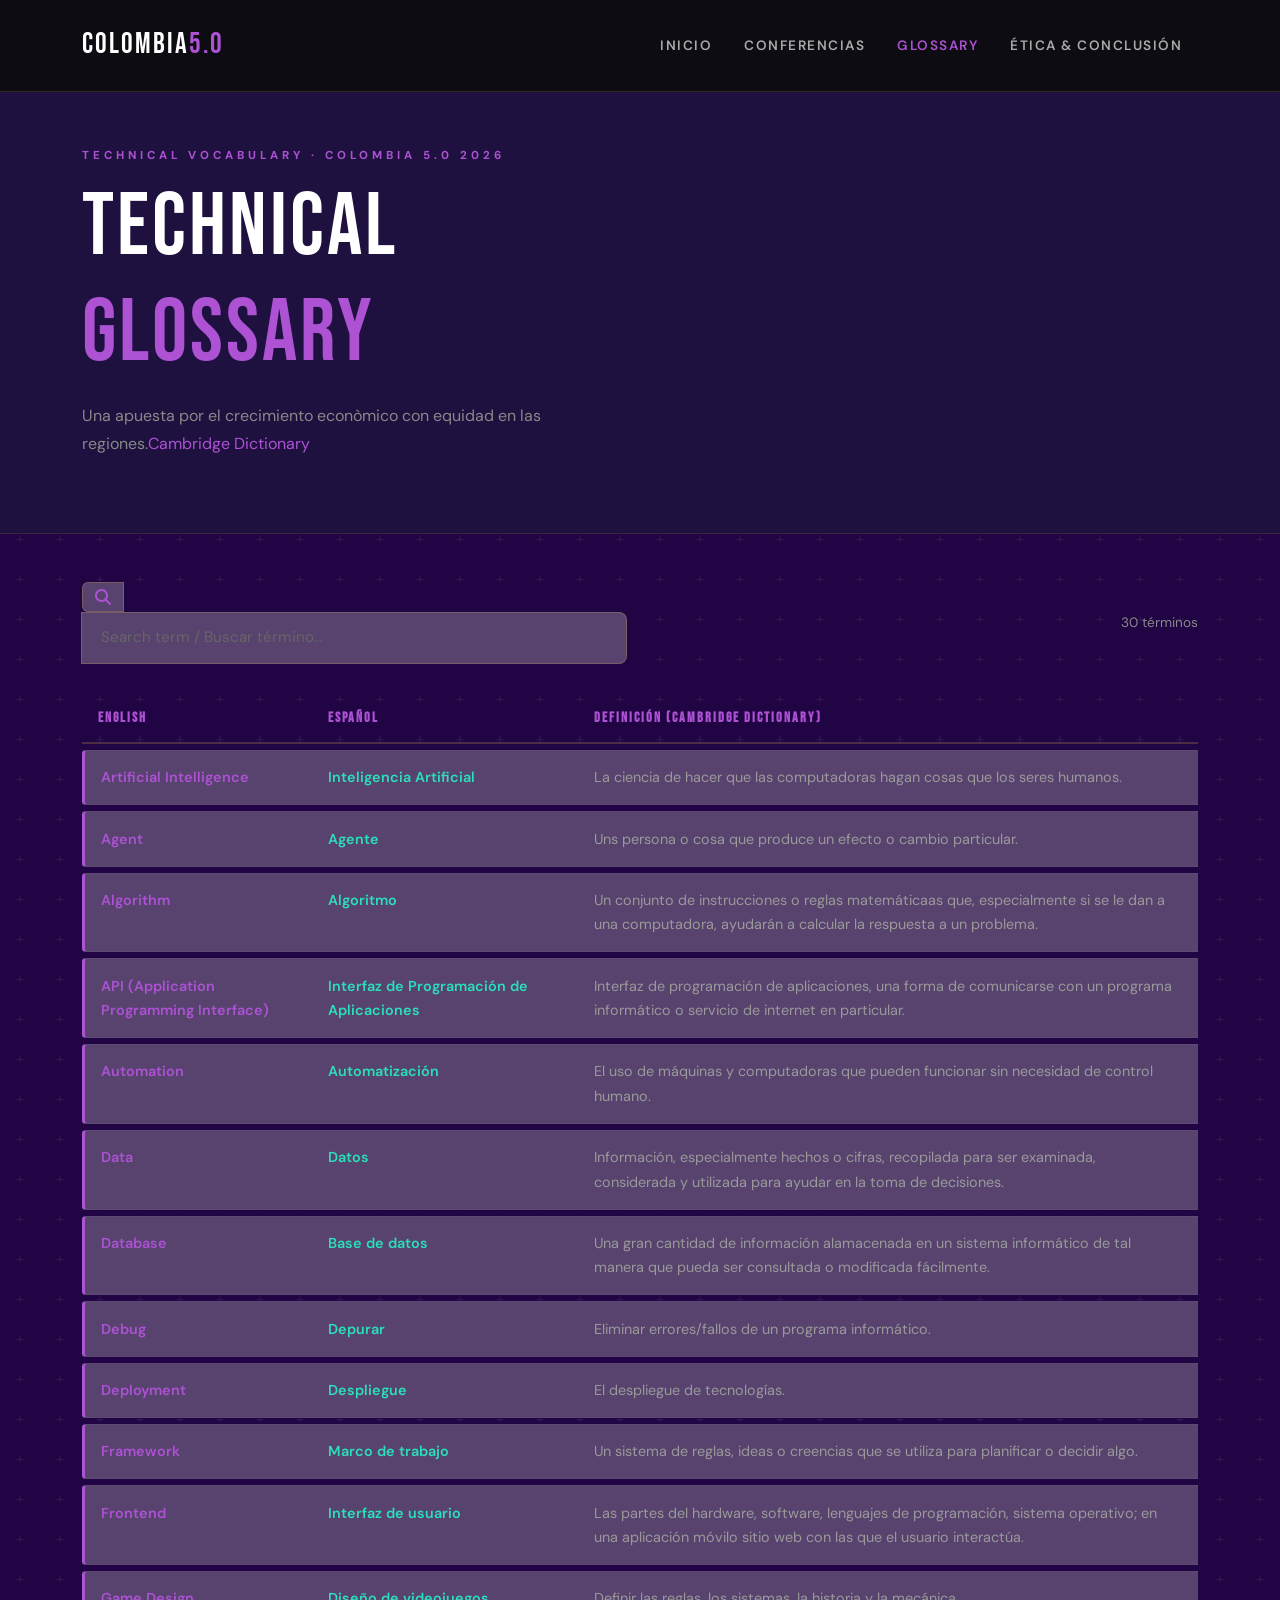
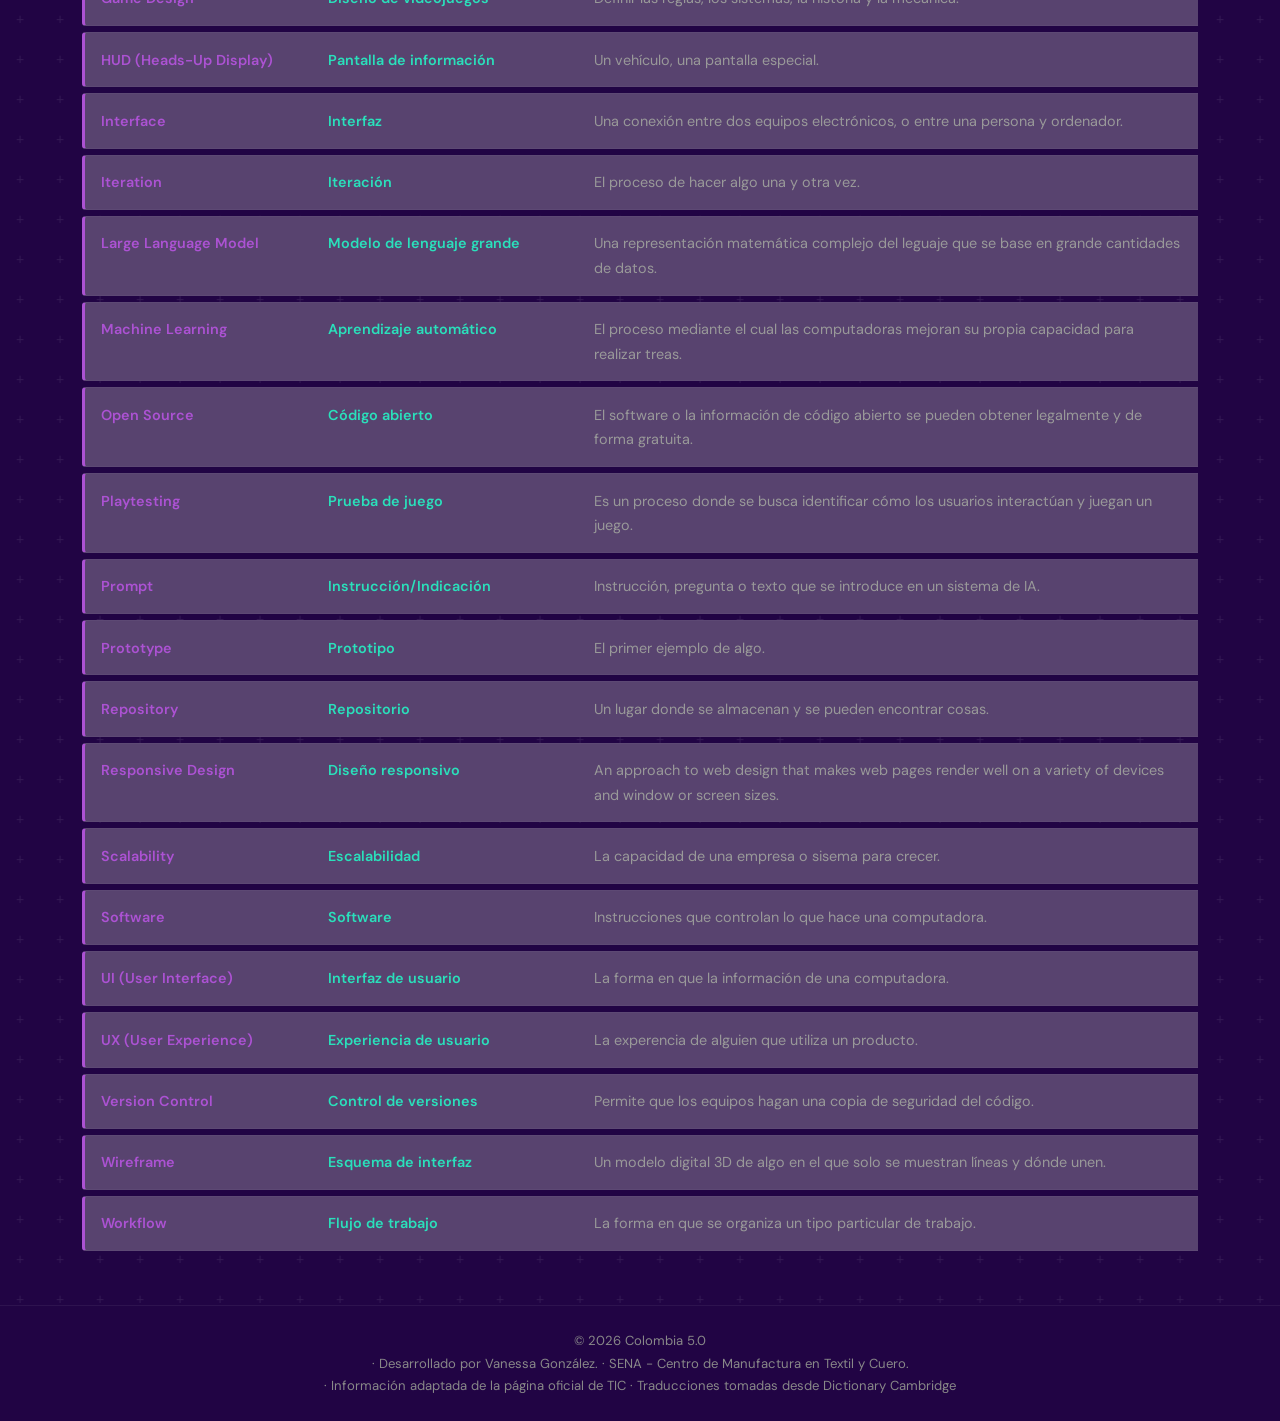
<file: pages/glossary.html>
<!DOCTYPE html>
<html lang="es">
<head>
  <meta charset="UTF-8"/>
  <meta name="viewport" content="width=device-width, initial-scale=1.0"/>
  <title>Glossary - Colombia 5.0</title>
  <link rel="stylesheet" href="https://cdn.jsdelivr.net/npm/bootstrap@5.3.3/dist/css/bootstrap.min.css"/>
  <link rel="stylesheet" href="https://cdnjs.cloudflare.com/ajax/libs/font-awesome/6.5.0/css/all.min.css"/>
  <link href="https://fonts.googleapis.com/css2?family=Bebas+Neue&family=DM+Sans:ital,wght@0,300;0,400;0,600;1,300&display=swap" rel="stylesheet"/>
  <link rel="stylesheet" href="../css/style.css"/>
</head>
<body>

<nav class="navbar navbar-expand-lg fixed-top" id="mainNav">
  <div class="container">
    <a class="navbar-brand" href="../index.html">
      <span class="brand-co">Colombia</span><span class="brand-num">5.0</span>
    </a>
    <button class="navbar-toggler" type="button" data-bs-toggle="collapse" data-bs-target="#navMenu">
      <span class="navbar-toggler-icon"></span>
    </button>
    <div class="collapse navbar-collapse" id="navMenu">
      <ul class="navbar-nav ms-auto">
        <li class="nav-item"><a class="nav-link" href="../index.html">Inicio</a></li>
        <li class="nav-item"><a class="nav-link" href="conferencias.html">Conferencias</a></li>
        <li class="nav-item"><a class="nav-link active" href="glossary.html">Glossary</a></li>
        <li class="nav-item"><a class="nav-link" href="etica.html">Ética & Conclusión</a></li>
      </ul>
    </div>
  </div>
</nav>

<section class="page-header">
  <div class="container">
    <span class="section-label">Technical Vocabulary · Colombia 5.0 2026</span>
    <h1 class="mt-2 text-white">Technical<br/><span class="accent">Glossary</span></h1>
    <p class="mt-3" style="color:#888;max-width:600px;">Una apuesta por el crecimiento econòmico con equidad en las regiones.<span class="accent">Cambridge Dictionary</span>
  </div>
</section>

<main class="py-5" style="background:var(--dark);">
<div class="container">

  <!-- Search -->
  <div class="row mb-4">
    <div class="col-md-6">
      <div class="input-group">
        <span class="input-group-text" style="background:var(--dark3);border-color:rgba(247,201,72,0.2);color:var(--accent);">
          <i class="fa fa-search"></i>
        </span>
        <input type="text" id="glossarySearch" class="glossary-search" placeholder="Search term / Buscar término…" oninput="filterGlossary()"/>
      </div>
    </div>
    <div class="col-md-6 d-flex align-items-center justify-content-md-end mt-2 mt-md-0">
      <span style="color:var(--text-muted);font-size:0.85rem;" id="termCount">35 términos</span>
    </div>
  </div>

  <!-- Table -->
  <div class="table-responsive">
    <table class="glossary-table" id="glossaryTable">
      <thead>
        <tr>
          <th>English</th>
          <th>Español</th>
          <th>Definición (Cambridge Dictionary)</th>
        </tr>
      </thead>
      <tbody id="glossaryBody">
        <!-- JS renders rows -->
      </tbody>
    </table>
  </div>

</div>
</main>

<footer class="site-footer py-4 text-center">
  <p class="mb-0">© 2026 Colombia 5.0 <br/> · Desarrollado por Vanessa González. · SENA - Centro de Manufactura en Textil y Cuero. <br/> · Información adaptada de la página oficial de TIC · Traducciones tomadas desde Dictionary Cambridge </p>
</footer>

<script src="https://cdn.jsdelivr.net/npm/bootstrap@5.3.3/dist/js/bootstrap.bundle.min.js"></script>
<script>
const terms = [
  { en:"Artificial Intelligence", es:"Inteligencia Artificial", def:"La ciencia de hacer que las computadoras hagan cosas que los seres humanos." },
  { en:"Agent", es:"Agente", def:"Uns persona o cosa que produce un efecto o cambio particular." },
  { en:"Algorithm", es:"Algoritmo", def:"Un conjunto de instrucciones o reglas matemáticaas que, especialmente si se le dan a una computadora, ayudarán a calcular la respuesta a un problema." },
  { en:"API (Application Programming Interface)", es:"Interfaz de Programación de Aplicaciones", def:"Interfaz de programación de aplicaciones, una forma de comunicarse con un programa informático o servicio de internet en particular." },
  { en:"Automation", es:"Automatización", def:"El uso de máquinas y computadoras que pueden funcionar sin necesidad de control humano." },
  { en:"Data", es:"Datos", def:"Información, especialmente hechos o cifras, recopilada para ser examinada, considerada y utilizada para ayudar en la toma de decisiones." },
  { en:"Database", es:"Base de datos", def:"Una gran cantidad de información alamacenada en un sistema informático de tal manera que pueda ser consultada o modificada fácilmente." },
  { en:"Debug", es:"Depurar", def:"Eliminar errores/fallos de un programa informático." },
  { en:"Deployment", es:"Despliegue", def:"El despliegue de tecnologías." },
  { en:"Framework", es:"Marco de trabajo", def:"Un sistema de reglas, ideas o creencias que se utiliza para planificar o decidir algo." },
  { en:"Frontend", es:"Interfaz de usuario", def:"Las partes del hardware, software, lenguajes de programación, sistema operativo; en una aplicación móvilo sitio web con las que el usuario interactúa." },
  { en:"Game Design", es:"Diseño de videojuegos", def:"Definir las reglas, los sistemas, la historia y la mecánica." },
  { en:"HUD (Heads-Up Display)", es:"Pantalla de información", def:"Un vehículo, una pantalla especial." },
  { en:"Interface", es:"Interfaz", def:"Una conexión entre dos equipos electrónicos, o entre una persona y ordenador." },
  { en:"Iteration", es:"Iteración", def:"El proceso de hacer algo una y otra vez." },
  { en:"Large Language Model", es:"Modelo de lenguaje grande", def:"Una representación matemática complejo del leguaje que se base en grande cantidades de datos." },
  { en:"Machine Learning", es:"Aprendizaje automático", def:"El proceso mediante el cual las computadoras mejoran su propia capacidad para realizar treas." },
  { en:"Open Source", es:"Código abierto", def:"El software o la información de código abierto se pueden obtener legalmente y de forma gratuita." },
  { en:"Playtesting", es:"Prueba de juego", def:"Es un proceso donde se busca identificar cómo los usuarios interactúan y juegan un juego." },
  { en:"Prompt", es:"Instrucción/Indicación", def:"Instrucción, pregunta o texto que se introduce en un sistema de IA." },
  { en:"Prototype", es:"Prototipo", def:"El primer ejemplo de algo." },
  { en:"Repository", es:"Repositorio", def:"Un lugar donde se almacenan y se pueden encontrar cosas." },
  { en:"Responsive Design", es:"Diseño responsivo", def:"An approach to web design that makes web pages render well on a variety of devices and window or screen sizes." },
  { en:"Scalability", es:"Escalabilidad", def:"La capacidad de una empresa o sisema para crecer." },
  { en:"Software", es:"Software", def:"Instrucciones que controlan lo que hace una computadora." },
  { en:"UI (User Interface)", es:"Interfaz de usuario", def:"La forma en que la información de una computadora." },
  { en:"UX (User Experience)", es:"Experiencia de usuario", def:"La experencia de alguien que utiliza un producto." },
  { en:"Version Control", es:"Control de versiones", def:"Permite que los equipos hagan una copia de seguridad del código." },
  { en:"Wireframe", es:"Esquema de interfaz", def:"Un modelo digital 3D de algo en el que solo se muestran líneas y dónde unen." },
  { en:"Workflow", es:"Flujo de trabajo", def:"La forma en que se organiza un tipo particular de trabajo." },
];

function renderGlossary(list) {
  const body = document.getElementById('glossaryBody');
  body.innerHTML = list.map((t,i) => `
    <tr>
      <td>${t.en}</td>
      <td>${t.es}</td>
      <td>${t.def}</td>
    </tr>
  `).join('');
  document.getElementById('termCount').textContent = list.length + ' términos';
}

function filterGlossary() {
  const q = document.getElementById('glossarySearch').value.toLowerCase();
  const filtered = terms.filter(t =>
    t.en.toLowerCase().includes(q) ||
    t.es.toLowerCase().includes(q) ||
    t.def.toLowerCase().includes(q)
  );
  renderGlossary(filtered);
}

renderGlossary(terms);
</script>
<script src="../js/main.js"></script>
</body>
</html>
</file>
<file: css/style.css>
:root {
  --accent: #ac52d3;
  --accent2: #2ae0bb;
  --dark: #210444;
  --dark2: #1f113f;
  --dark3: #58436f;
  --light: #f0f4f5;
  --light2: #e6e3ec;
  --text-muted: #888;
  --font-display: 'Bebas Neue', sans-serif;
  --font-body: 'DM Sans', sans-serif;
  --radius: 12px;
  --transition: 0.3s ease;
}

*, *::before, *::after { box-sizing: border-box; margin: 0; padding: 0; }

html { scroll-behavior: smooth; }

body {
  font-family: var(--font-body);
  background-color: #210444;
  background-image: url("data:image/svg+xml,%3Csvg width='40' height='40' viewBox='0 0 40 40' xmlns='http://www.w3.org/2000/svg'%3E%3Ctext x='20' y='24' text-anchor='middle' font-size='14' fill='%23ffffff' fill-opacity='0.08' font-family='Arial'%3E%2B%3C/text%3E%3C/svg%3E");
  color: #d4d2cc;
  font-size: 1rem;
  line-height: 1.7;
}

.section-dark { background: transparent; color: #d4d2cc; }
main { background: transparent !important; }
.page-header { background: transparent; }
.ethics-hero { background: transparent; }

/* ---- SCROLLBAR ---- */
::-webkit-scrollbar { width: 6px; }
::-webkit-scrollbar-track { background: var(--dark); }
::-webkit-scrollbar-thumb { background: var(--accent); border-radius: 4px; }

/* ---- NAVBAR ---- */
#mainNav {
  background: rgba(13,13,15,0.92);
  backdrop-filter: blur(12px);
  border-bottom: 1px solid rgba(247,201,72,0.15);
  padding: 1rem 0;
  transition: var(--transition);
}
.navbar-brand { font-family: var(--font-display); font-size: 1.8rem; letter-spacing: 2px; color: #fff !important; }
.brand-co { color: #fff; }
.brand-num { color: var(--accent); }
.nav-link {
  color: #aaa !important;
  font-weight: 600;
  font-size: 0.85rem;
  letter-spacing: 1.5px;
  text-transform: uppercase;
  padding: 0.4rem 1rem !important;
  transition: color var(--transition);
}
.nav-link:hover, .nav-link.active { color: var(--accent) !important; }
.navbar-toggler { border-color: var(--accent); }
.navbar-toggler-icon { filter: invert(1); }

/* ---- HERO ---- */
.hero-section {
  min-height: 100vh;
  background: 
    radial-gradient(ellipse at 70% 50%, rgba(247,201,72,0.08) 0%, transparent 60%),
    radial-gradient(ellipse at 20% 80%, rgba(224,92,42,0.07) 0%, transparent 50%),
    var(--dark);
  position: relative;
  overflow: hidden;
  padding-top: 100px;
}
.hero-overlay {
  position: absolute; inset: 0;
  background: url("data:image/svg+xml,%3Csvg width='60' height='60' viewBox='0 0 60 60' xmlns='http://www.w3.org/2000/svg'%3E%3Cg fill='none' fill-rule='evenodd'%3E%3Cg fill='%23f7c948' fill-opacity='0.03'%3E%3Cpath d='M36 34v-4h-2v4h-4v2h4v4h2v-4h4v-2h-4zm0-30V0h-2v4h-4v2h4v4h2V6h4V4h-4zM6 34v-4H4v4H0v2h4v4h2v-4h4v-2H6zM6 4V0H4v4H0v2h4v4h2V6h4V4H6z'/%3E%3C/g%3E%3C/g%3E%3C/svg%3E");
}
.hero-tag {
  font-size: 0.75rem;
  letter-spacing: 3px;
  text-transform: uppercase;
  color: var(--accent);
  font-weight: 600;
  margin-bottom: 1rem;
}
.hero-title {
  font-family: var(--font-display);
  font-size: clamp(5rem, 12vw, 10rem);
  line-height: 0.9;
  color: #fff;
  letter-spacing: 4px;
}
.hero-title .accent { color: var(--accent); }
.hero-sub {
  font-size: 1.05rem;
  color: #999;
  margin-top: 1.5rem;
  font-weight: 300;
  max-width: 520px;
}
.btn-hero {
  background: var(--accent);
  color: var(--dark);
  font-weight: 700;
  font-size: 0.85rem;
  letter-spacing: 2px;
  text-transform: uppercase;
  padding: 0.75rem 2rem;
  border-radius: 4px;
  border: none;
  transition: var(--transition);
}
.btn-hero:hover { background: var(--accent2); color: #fff; transform: translateY(-2px); }

.hero-badge {
  width: 320px; 
  height: 320px;
  border: 2px solid rgba(247,201,72,0.2);
  border-radius: 50%;
  display: flex; 
  align-items: center; 
  justify-content: center;
  position: relative;
}
.hero-badge::before {
  content:''; 
  position:absolute; 
  inset:20px;
  border: 1px dashed rgba(247,201,72,0.3);
  border-radius: 50%;
  animation: spin 20s linear infinite;
}
@keyframes spin { to { transform: rotate(360deg); } }
.badge-inner { text-align: center; color: #ccc; }

.badge-inner img {
  max-width: 50%;
  height: center;
  object-fit: contain;
  filter: drop-shadow(0 0 20px rgba(247, 201, 72, 0.25));
  animation: floaticon 4s ease-in-out infinite;
}
@keyframes flotation {
  0%, 100% { transform: translateY(0); }
  50% { transform: translateY(-8px);}
}

/* ---- SECTIONS ---- */
.section-light { background: var(--light); color: var(--dark); }
.section-dark { background: var(--dark2); color: #d4d2cc; }
.section-label {
  font-size: 0.72rem;
  letter-spacing: 4px;
  text-transform: uppercase;
  color: var(--accent);
  font-weight: 700;
}
.section-title {
  font-family: var(--font-display);
  font-size: clamp(2.2rem, 5vw, 3.5rem);
  line-height: 1.05;
  letter-spacing: 2px;
}
.section-title .accent { color: var(--accent); }
.accent { color: var(--accent); }

/* ---- INFO CARDS ---- */
.info-card {
  background: var(--dark3);
  border: 1px solid rgba(247,201,72,0.1);
  border-radius: var(--radius);
  padding: 2rem;
  transition: var(--transition);
  color: #ccc;
}
.section-light .info-card {
  background: #fff;
  border: 1px solid #e0ddd5;
  color: var(--dark);
  box-shadow: 0 4px 20px rgba(0,0,0,0.06);
}
.info-card:hover { border-color: var(--accent); transform: translateY(-4px); }
.info-icon {
  width: 52px; height: 52px;
  background: rgba(247,201,72,0.1);
  border-radius: 10px;
  display: flex; align-items: center; justify-content: center;
  font-size: 1.4rem;
  color: var(--accent);
  margin-bottom: 1.2rem;
}
.info-card h3 {
  font-family: var(--font-display);
  font-size: 1.5rem;
  letter-spacing: 2px;
  margin-bottom: 0.6rem;
}

/* ---- OBJECTIVES ---- */
.objectives-list { display: flex; flex-direction: column; gap: 1rem; }
.obj-item {
  display: flex; align-items: flex-start; gap: 1.2rem;
  padding: 1.2rem 1.5rem;
  background: rgba(247,201,72,0.04);
  border-left: 3px solid var(--accent);
  border-radius: 0 var(--radius) var(--radius) 0;
}
.obj-num {
  font-family: var(--font-display);
  font-size: 1.8rem;
  color: var(--accent);
  opacity: 0.5;
  min-width: 40px;
}
.obj-item p { margin: 0; font-size: 0.95rem; }

/* ---- CTA ---- */
.cta-section {
  background: linear-gradient(135deg, var(--accent2) 0%, var(--accent) 100%);
  color: var(--dark);
}
.cta-title { font-family: var(--font-display); font-size: 2.8rem; letter-spacing: 2px; }
.cta-sub { font-size: 1.05rem; opacity: 0.85; max-width: 600px; margin: 0 auto; }
.cta-section .btn-hero { background: var(--dark); color: #fff; }
.cta-section .btn-hero:hover { background: var(--dark2); }

/* ---- FOOTER ---- */
.site-footer {
  background: var(--dark);
  color: var(--text-muted);
  font-size: 0.82rem;
  border-top: 1px solid rgba(255,255,255,0.06);
}

/* ---- BTN OUTLINE ACCENT ---- */
.btn-outline-accent {
  border: 2px solid var(--accent);
  color: var(--accent);
  font-weight: 700;
  font-size: 0.82rem;
  letter-spacing: 2px;
  text-transform: uppercase;
  padding: 0.65rem 1.6rem;
  border-radius: 4px;
  background: transparent;
  transition: var(--transition);
  text-decoration: none;
  display: inline-block;
}
.btn-outline-accent:hover { background: var(--accent); color: var(--dark); }

/* ============================================================
   CONFERENCIAS PAGE
   ============================================================ */
.page-header {
  padding: 140px 0 60px;
  background: var(--dark2);
  border-bottom: 1px solid rgba(247,201,72,0.1);
}
.page-header h1 { font-family: var(--font-display); font-size: clamp(3rem,7vw,5.5rem); letter-spacing: 3px; }

/* Lang divider */
.lang-divider {
  display: flex; align-items: center; gap: 1rem;
  margin: 3rem 0 1.5rem;
}
.lang-divider::before, .lang-divider::after {
  content:''; flex: 1; height: 1px; background: rgba(247,201,72,0.2);
}
.lang-badge {
  padding: 0.3rem 1.2rem;
  border-radius: 30px;
  font-size: 0.75rem;
  letter-spacing: 3px;
  text-transform: uppercase;
  font-weight: 700;
}
.lang-es { background: rgba(247,201,72,0.15); color: var(--accent); border: 1px solid rgba(247,201,72,0.3); }
.lang-en { background: rgba(224,92,42,0.12); color: var(--accent2); border: 1px solid rgba(224,92,42,0.3); }

/* Conference card */
.conf-card {
  background: var(--dark3);
  border: 1px solid rgba(247,201,72,0.08);
  border-radius: 16px;
  padding: 2.5rem;
  margin-bottom: 3rem;
}
.conf-card.secondary { border-color: rgba(224,92,42,0.15); }
.conf-number {
  font-family: var(--font-display);
  font-size: 5rem;
  line-height: 1;
  color: rgba(247,201,72,0.08);
  position: absolute;
  top: 1rem; right: 1.5rem;
}
.conf-meta {
  display: flex; flex-wrap: wrap; gap: 0.8rem;
  margin-bottom: 1.5rem;
}
.meta-tag {
  background: rgba(247,201,72,0.08);
  color: var(--accent);
  padding: 0.25rem 0.9rem;
  border-radius: 30px;
  font-size: 0.75rem;
  font-weight: 600;
  letter-spacing: 1px;
}
.meta-tag.orange { background: rgba(224,92,42,0.1); color: var(--accent2); }
.conf-title {
  font-family: var(--font-display);
  font-size: clamp(1.5rem, 3vw, 2.2rem);
  letter-spacing: 2px;
  color: #fff;
  margin-bottom: 0.3rem;
}
.conf-speaker {
  color: var(--accent);
  font-size: 0.9rem;
  font-weight: 600;
  margin-bottom: 1.5rem;
}
.conf-card.secondary .conf-speaker { color: var(--accent2); }
.conf-card.secondary .conf-title { color: #f5c4b2; }
.conf-card.secondary .meta-tag { background: rgba(224,92,42,0.08); color: var(--accent2); }

/* Image placeholder area */
.conf-media-placeholder {
  background: rgba(0,0,0,0.3);
  border: 2px dashed rgba(247,201,72,0.2);
  border-radius: 12px;
  min-height: 220px;
  display: flex;
  flex-direction: column;
  align-items: center;
  justify-content: center;
  color: var(--text-muted);
  font-size: 0.82rem;
  text-align: center;
  padding: 1.5rem;
  gap: 0.5rem;
}
.conf-card.secondary .conf-media-placeholder {
  border-color: rgba(224,92,42,0.2);
}
.conf-media-placeholder i { font-size: 2rem; opacity: 0.4; }

/* Keywords */
.keywords-list {
  display: flex; flex-wrap: wrap; gap: 0.5rem; margin-top: 1rem;
}
.kw-tag {
  background: rgba(255,255,255,0.05);
  border: 1px solid rgba(255,255,255,0.1);
  color: #bbb;
  padding: 0.2rem 0.8rem;
  border-radius: 30px;
  font-size: 0.78rem;
}

/* ============================================================
   GLOSSARY PAGE
   ============================================================ */
.glossary-search {
  background: var(--dark3);
  border: 1px solid rgba(247,201,72,0.2);
  border-radius: 8px;
  padding: 0.75rem 1.2rem;
  color: #fff;
  width: 100%;
  font-family: var(--font-body);
  font-size: 0.95rem;
  outline: none;
}
.glossary-search:focus { border-color: var(--accent); }
.glossary-search::placeholder { color: #666; }

.glossary-table {
  width: 100%;
  border-collapse: separate;
  border-spacing: 0 6px;
}
.glossary-table thead th {
  font-family: var(--font-display);
  font-size: 0.9rem;
  letter-spacing: 2px;
  color: var(--accent);
  padding: 0.75rem 1rem;
  border-bottom: 2px solid rgba(247,201,72,0.2);
}
.glossary-table tbody tr {
  background: var(--dark3);
  transition: var(--transition);
}
.glossary-table tbody tr:hover { background: rgba(247,201,72,0.06); }
.glossary-table td {
  padding: 0.9rem 1rem;
  font-size: 0.9rem;
  vertical-align: top;
  border-top: 1px solid rgba(255,255,255,0.03);
  border-bottom: 1px solid rgba(255,255,255,0.03);
}
.glossary-table td:first-child {
  color: var(--accent);
  font-weight: 600;
  border-left: 3px solid var(--accent);
  border-radius: 4px 0 0 4px;
}
.glossary-table td:nth-child(2) { color: var(--accent2); font-weight: 600; }
.glossary-table td:last-child { color: #999; }

/* ============================================================
   ETHICS PAGE
   ============================================================ */
.ethics-hero {
  padding: 140px 0 80px;
  background: linear-gradient(135deg, var(--dark) 0%, var(--dark2) 100%);
}
.ethics-block {
  background: var(--dark3);
  border-radius: 16px;
  padding: 2.5rem;
  border-left: 4px solid var(--accent);
  margin-bottom: 1.5rem;
}
.ethics-block.orange { border-left-color: var(--accent2); }
.ethics-block h3 {
  font-family: var(--font-display);
  font-size: 1.5rem;
  letter-spacing: 2px;
  margin-bottom: 1rem;
}

/* ============================================================
   RESPONSIVE
   ============================================================ */
@media (max-width: 768px) {
  .hero-title { font-size: 5rem; }
  .conf-card { padding: 1.5rem; }
  .conf-number { font-size: 3rem; }
}
</file>
